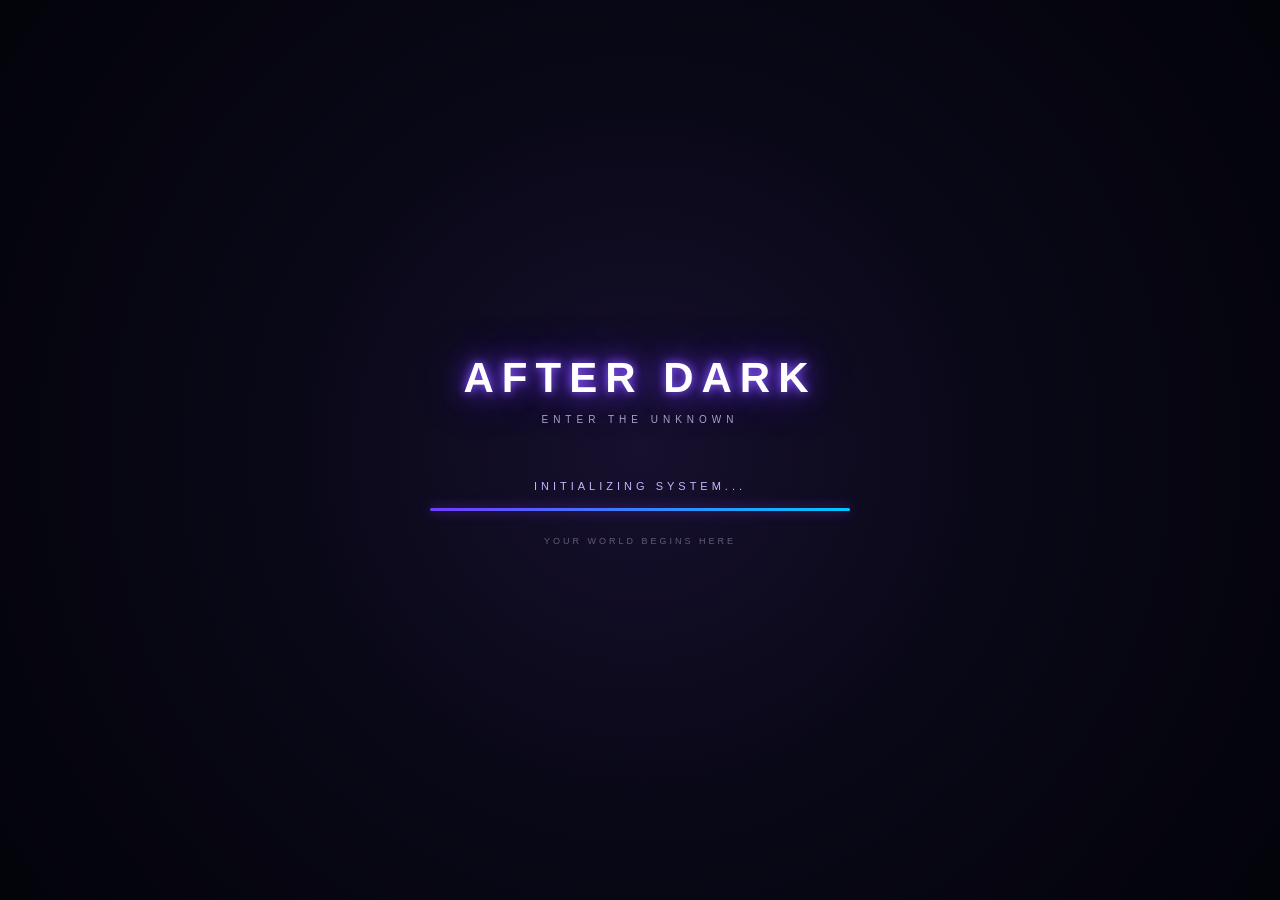
<file: index.html>
<!DOCTYPE html>
<html lang="en">
<head>
  
<head>
  <meta charset="UTF-8">
  <meta name="viewport" content="width=device-width, initial-scale=1.0">
  <title>AFTER DARK</title>

  <link rel="stylesheet" href="style.css">
  <link rel="manifest" href="./manifest.json">
<meta name="theme-color" content="#09050e">
  
  <meta name="theme-color" content="#09050e">
  <meta name="apple-mobile-web-app-capable" content="yes">
  <meta name="apple-mobile-web-app-status-bar-style" content="black-translucent">
</head>

</head>
<body>

<script>
  if (sessionStorage.getItem("afterDarkLoader") === "1") {
    sessionStorage.removeItem("afterDarkLoader");
  } else {
    sessionStorage.setItem("afterDarkLoader", "1");
    window.location.replace("loading.html");
  }
</script>

<header>
  <h1>AFTER DARK</h1>
  <p>WELCOME TO THE UNKNOWN.</p>
</header>
<nav>
  <a href="index.html">HOME</a>
  <a href="discover.html">DISCOVER</a>
  <a href="jjk.html">JUJUTSU KAISEN</a>
  <a href="fnaf.html">FNAF</a>
  <a href="#about">ABOUT</a>
  <a href="arcade.html">ARCADE</a>
  <a href="profile.html">PROFILE</a>
</nav>
<main>

  <section class="welcome">
    <h2>ENTER AFTER DARK</h2>
    <p>Your home for anime, horror and everything in between.</p>
    <button onclick="welcomeMessage()">ENTER</button>
  </section>

  <section class="featured">
    <h2>FEATURED UNIVERSES</h2>

    <a href="jjk.html" class="card universe-card">
      <h3>JUJUTSU KAISEN</h3>
      <p>Explore the world of curses.</p>
    </a>

    <a href="fnaf.html" class="card universe-card">
      <h3>FIVE NIGHTS AT FREDDY'S</h3>
      <p>Some things are better left unknown.</p>
    </a>

  </section>

  <section class="featured">
    <h2>THE CHARACTER ARCHIVE</h2>
    <p class="subtitle">EXPLORE YOUR FAVORITE UNIVERSES</p>

    <div class="gallery">

      <a href="megumi.html" class="character">
        <img src="https://placehold.co/300x400/171717/813bff?text=MEGUMI" alt="Megumi">
        <h3>MEGUMI FUSHIGURO</h3>
        <p>JUJUTSU KAISEN</p>
      </a>

      <div class="character">
        <img src="https://placehold.co/300x400/171717/813bff?text=GOJO" alt="Gojo">
        <h3>SATORU GOJO</h3>
        <p>JUJUTSU KAISEN</p>
      </div>

      <div class="character">
        <img src="https://placehold.co/300x400/171717/813bff?text=YUJI" alt="Yuji">
        <h3>YUJI ITADORI</h3>
        <p>JUJUTSU KAISEN</p>
      </div>

      <div class="character">
        <img src="https://placehold.co/300x400/171717/813bff?text=FREDDY" alt="Freddy">
        <h3>FREDDY FAZBEAR</h3>
        <p>FIVE NIGHTS AT FREDDY'S</p>
      </div>

    </div>
  </section>

  <section class="community-hub">

    <h2>AFTER DARK COMMUNITY</h2>
    <p class="hub-subtitle">YOUR WORLD. YOUR COMMUNITY.</p>

    <div class="hub-grid">

      <div class="hub-card">
        <span>01</span>
        <h3>PLAYER ACTIVITY</h3>
        <p>See what's happening across AFTER DARK.</p>
        <a href="discovery.html">EXPLORE</a>
      </div>

      <div class="hub-card">
        <span>02</span>
        <h3>ANNOUNCEMENTS</h3>
        <p>Stay updated with the latest platform news.</p>
        <a href="discovery.html">VIEW UPDATES</a>
      </div>

      <div class="hub-card">
        <span>03</span>
        <h3>POPULAR WORLDS</h3>
        <p>Jump into your favorite universes.</p>
        <a href="discovery.html">DISCOVER</a>
      </div>

    </div>

  </section>

</main>

<footer id="about">
  <p>AFTER DARK © 2026</p>
  <p>WELCOME TO THE UNKNOWN.</p>
</footer>

<script>
if ("serviceWorker" in navigator) {
  window.addEventListener("load", () => {
    navigator.serviceWorker.register("./service-worker.js")
      .then(() => console.log("AFTER DARK is ready!"))
      .catch(error => console.error("Service worker error:", error));
  });
}
</script>

</body>
</html>
</file>
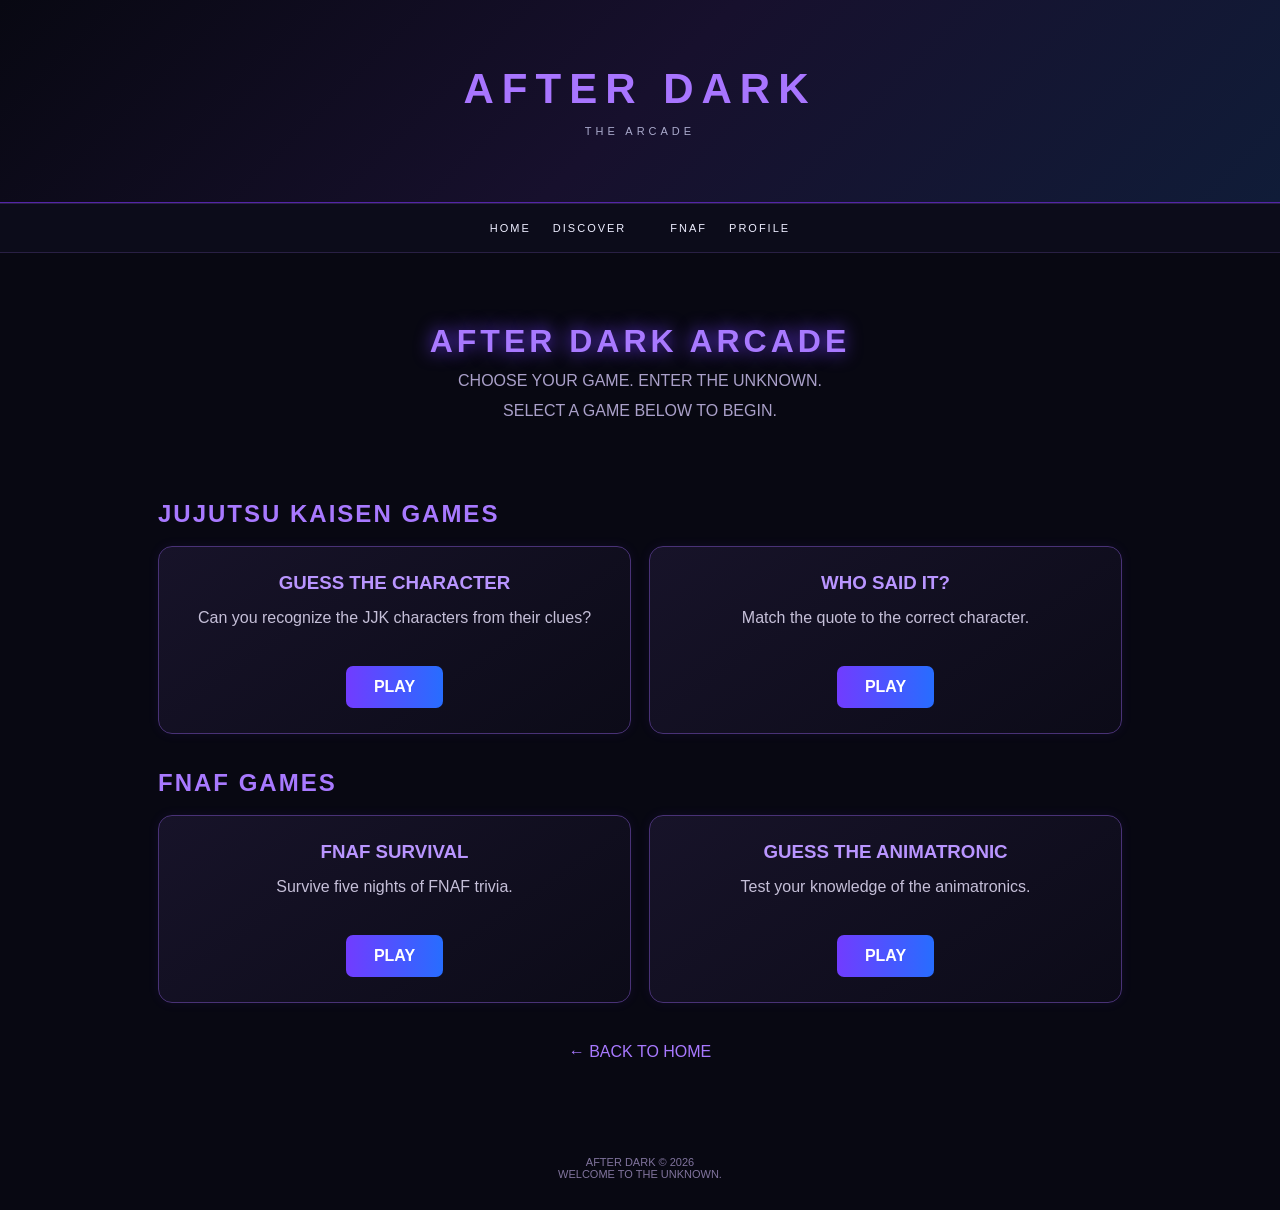
<file: arcade.html>
<!DOCTYPE html>
<html lang="en">
<head>
  <meta charset="UTF-8">
  <meta name="viewport" content="width=device-width, initial-scale=1.0">
  <title>AFTER DARK | ARCADE</title>
  <link rel="stylesheet" href="style.css">

  <style>
    .arcade-lobby {
      max-width: 1000px;
      margin: auto;
      padding: 25px 18px;
    }

    .arcade-heading {
      text-align: center;
      padding: 45px 10px;
    }

    .arcade-heading h2 {
      font-size: 32px;
      color: #a879ff;
      letter-spacing: 4px;
      text-shadow: 0 0 18px #713cff;
    }

    .arcade-heading p {
      color: #aaa0c9;
      margin-top: 12px;
    }

    .arcade-section {
      margin: 35px 0;
    }

    .arcade-section > h2 {
      color: #a879ff;
      letter-spacing: 2px;
      margin-bottom: 18px;
    }

    .arcade-grid {
      display: grid;
      grid-template-columns: repeat(auto-fit, minmax(220px, 1fr));
      gap: 18px;
    }

    .game-card {
      background: linear-gradient(145deg, #171329, #0c0b18);
      border: 1px solid #493276;
      border-radius: 14px;
      padding: 25px;
      text-align: center;
      transition: 0.3s;
      box-shadow: 0 0 12px rgba(113, 60, 255, 0.08);
    }

    .game-card:hover {
      border-color: #9b6cff;
      transform: translateY(-5px);
      box-shadow: 0 0 22px rgba(113, 60, 255, 0.25);
    }

    .game-card h3 {
      color: #b995ff;
      margin-bottom: 12px;
    }

    .game-card p {
      color: #c5bfd8;
      min-height: 45px;
      line-height: 1.5;
    }

    .play-button {
      display: inline-block;
      background: linear-gradient(90deg, #713cff, #276dff);
      color: white;
      padding: 12px 28px;
      border-radius: 7px;
      text-decoration: none;
      font-weight: bold;
      margin-top: 15px;
      transition: 0.3s;
    }

    .play-button:hover {
      box-shadow: 0 0 18px #713cff;
      transform: scale(1.05);
    }

    .back-home {
      text-align: center;
      margin: 40px 0;
    }

    .back-home a {
      color: #a879ff;
      text-decoration: none;
    }

    @media (max-width: 500px) {
      .arcade-heading h2 {
        font-size: 25px;
      }

      .arcade-section > h2 {
        font-size: 19px;
      }
    }
  </style>
</head>

<body>

  <header>
    <h1>AFTER DARK</h1>
    <p>THE ARCADE</p>
  </header>

  <nav>
    <a href="index.html">HOME</a>
    <a href="discover.html">DISCOVER</a>
    <a href="game.html">
    <a href="fnaf.html">FNAF</a>
    <a href="profile.html">PROFILE</a>
  </nav>

  <main class="arcade-lobby">

    <section class="arcade-heading">
      <h2>AFTER DARK ARCADE</h2>
      <p>CHOOSE YOUR GAME. ENTER THE UNKNOWN.</p>
      <p>SELECT A GAME BELOW TO BEGIN.</p>
    </section>

    <section class="arcade-section">
      <h2>JUJUTSU KAISEN GAMES</h2>

      <div class="arcade-grid">

        <div class="game-card">
          <h3>GUESS THE CHARACTER</h3>
          <p>Can you recognize the JJK characters from their clues?</p>
          <a href="game.html" class="play-button">PLAY</a>
        </div>

        <div class="game-card">
          <h3>WHO SAID IT?</h3>
          <p>Match the quote to the correct character.</p>
          <a href="guess%20who%20said%20it.html" class="play-button">PLAY</a>
        </div>

      </div>
    </section>

    <section class="arcade-section">
      <h2>FNAF GAMES</h2>

      <div class="arcade-grid">

        <div class="game-card">
          <h3>FNAF SURVIVAL</h3>
          <p>Survive five nights of FNAF trivia.</p>
          <a href="survival.html" class="play-button">PLAY</a>
        </div>

        <div class="game-card">
          <h3>GUESS THE ANIMATRONIC</h3>
          <p>Test your knowledge of the animatronics.</p>
          <a href="fnaf-guess.html" class="play-button">PLAY</a>
        </div>

      </div>
    </section>

    <div class="back-home">
      <a href="index.html">← BACK TO HOME</a>
    </div>

  </main>

  <footer>
    <p>AFTER DARK © 2026</p>
    <p>WELCOME TO THE UNKNOWN.</p>
  </footer>

</body>
</html>
</file>
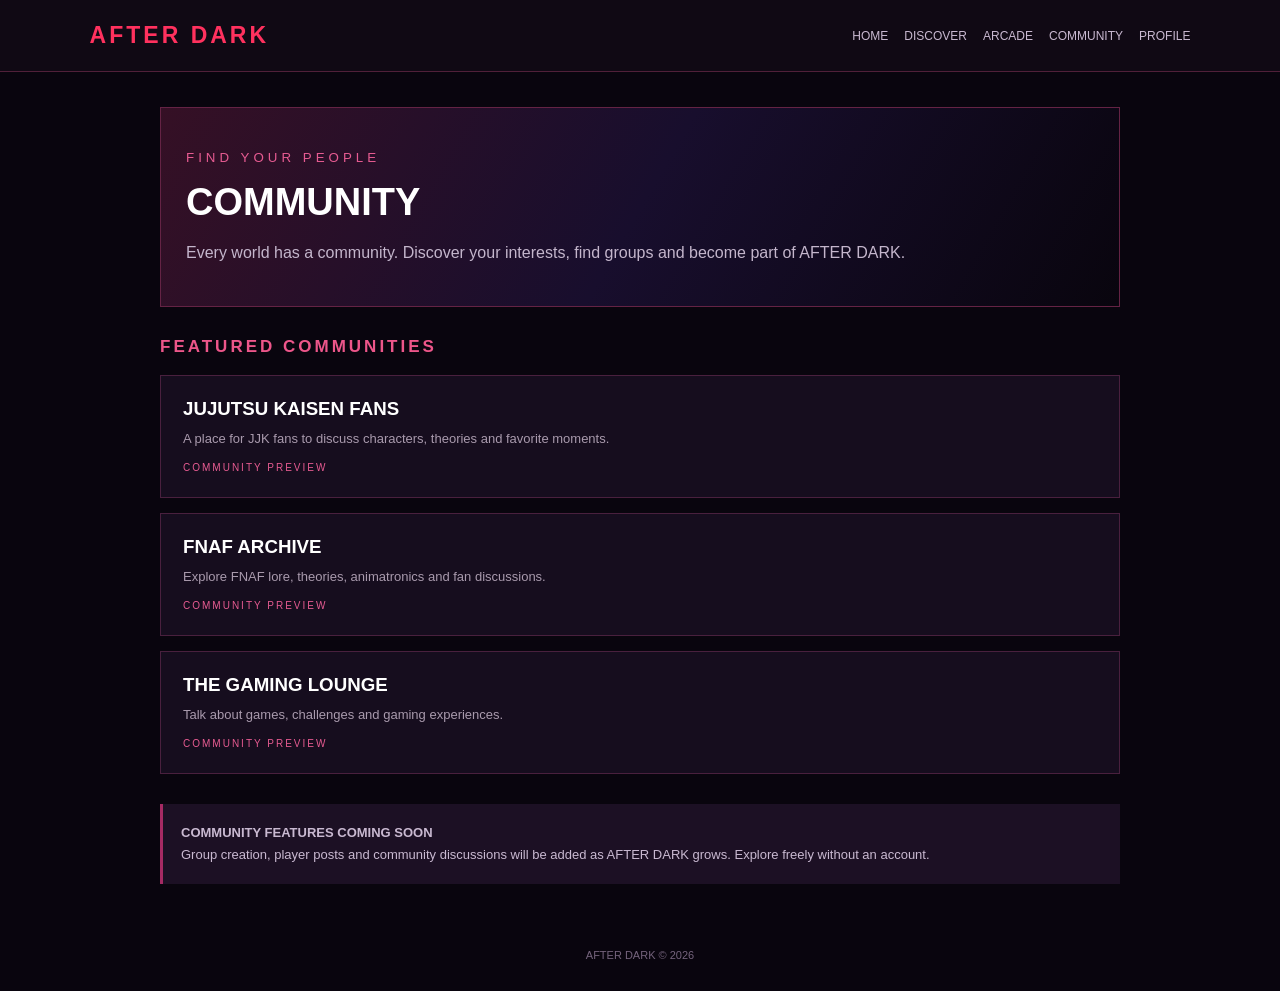
<file: community.html>
<!DOCTYPE html>
<html lang="en">
<head>
<meta charset="UTF-8">
<meta name="viewport" content="width=device-width, initial-scale=1.0">
<title>Community | AFTER DARK</title>

<style>
* {
  margin: 0;
  padding: 0;
  box-sizing: border-box;
}

body {
  background: #09050e;
  color: white;
  font-family: Arial, sans-serif;
  animation: fadeIn 1s ease;
}

@keyframes fadeIn {
  from { opacity: 0; }
  to { opacity: 1; }
}

header {
  padding: 22px 7%;
  background: #100914;
  border-bottom: 1px solid #502039;
  display: flex;
  justify-content: space-between;
  align-items: center;
  flex-wrap: wrap;
  gap: 15px;
}

.logo {
  color: #ff315e;
  font-size: 23px;
  font-weight: bold;
  letter-spacing: 3px;
}

nav {
  display: flex;
  flex-wrap: wrap;
  gap: 16px;
}

nav a {
  color: #c9b9d1;
  text-decoration: none;
  font-size: 12px;
}

nav a:hover {
  color: #ff315e;
}

.container {
  max-width: 1000px;
  margin: auto;
  padding: 35px 20px;
}

.hero {
  padding: 40px 25px;
  background: linear-gradient(120deg, #351025, #180e2d, #09050e);
  border: 1px solid #642344;
  margin-bottom: 30px;
}

.hero small {
  color: #e65b91;
  letter-spacing: 4px;
}

.hero h1 {
  font-size: 38px;
  margin: 15px 0;
}

.hero p {
  color: #c4b6cc;
  line-height: 1.7;
}

h2 {
  color: #ed568a;
  font-size: 17px;
  letter-spacing: 3px;
  margin: 30px 0 18px;
}

.group {
  background: #160d1e;
  border: 1px solid #49203e;
  padding: 22px;
  margin-bottom: 15px;
  transition: .3s;
}

.group:hover {
  border-color: #ff315e;
  transform: translateY(-3px);
}

.group h3 {
  margin-bottom: 9px;
}

.group p {
  color: #a99aad;
  font-size: 13px;
  line-height: 1.6;
}

.status {
  display: inline-block;
  color: #e65b91;
  font-size: 10px;
  letter-spacing: 2px;
  margin-top: 12px;
}

.notice {
  background: #1c1024;
  border-left: 3px solid #a52a63;
  padding: 18px;
  margin-top: 30px;
  color: #c9b9d1;
  font-size: 13px;
  line-height: 1.7;
}

footer {
  text-align: center;
  padding: 30px;
  color: #75647d;
  font-size: 11px;
}
</style>
</head>

<body>

<header>
  <div class="logo">AFTER DARK</div>

  <nav>
    <a href="index.html">HOME</a>
    <a href="discover.html">DISCOVER</a>
    <a href="arcade.html">ARCADE</a>
    <a href="community.html">COMMUNITY</a>
    <a href="profile.html">PROFILE</a>
  </nav>
</header>

<div class="container">

  <section class="hero">
    <small>FIND YOUR PEOPLE</small>
    <h1>COMMUNITY</h1>
    <p>
      Every world has a community.
      Discover your interests, find groups
      and become part of AFTER DARK.
    </p>
  </section>

  <h2>FEATURED COMMUNITIES</h2>

  <div class="group">
    <h3>JUJUTSU KAISEN FANS</h3>
    <p>A place for JJK fans to discuss characters, theories and favorite moments.</p>
    <span class="status">COMMUNITY PREVIEW</span>
  </div>

  <div class="group">
    <h3>FNAF ARCHIVE</h3>
    <p>Explore FNAF lore, theories, animatronics and fan discussions.</p>
    <span class="status">COMMUNITY PREVIEW</span>
  </div>

  <div class="group">
    <h3>THE GAMING LOUNGE</h3>
    <p>Talk about games, challenges and gaming experiences.</p>
    <span class="status">COMMUNITY PREVIEW</span>
  </div>

  <div class="notice">
    <strong>COMMUNITY FEATURES COMING SOON</strong><br>
    Group creation, player posts and community discussions
    will be added as AFTER DARK grows.
    Explore freely without an account.
  </div>

</div>

<footer>
  AFTER DARK © 2026
</footer>

</body>
</html>
</file>
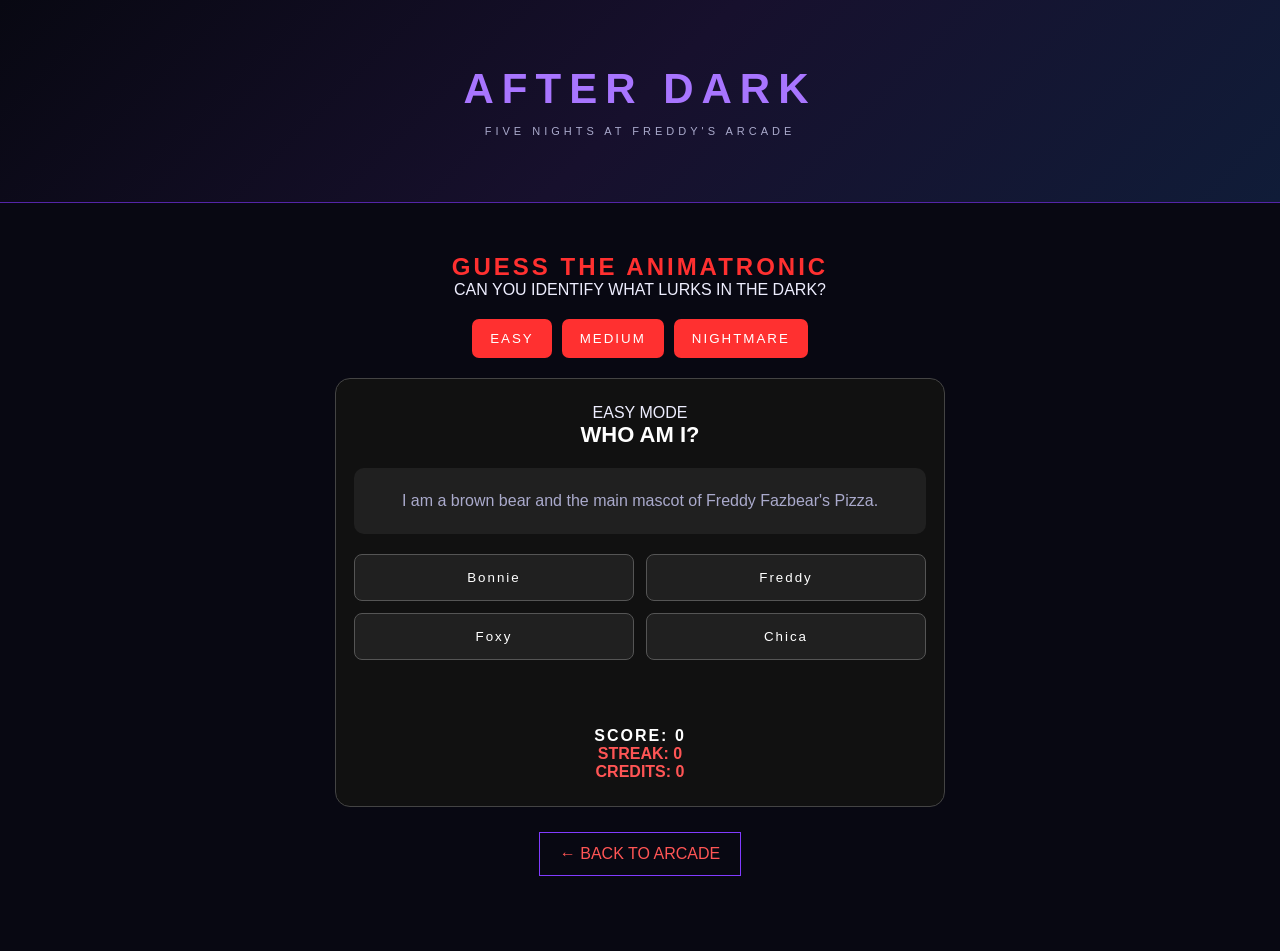
<file: fnaf-guess.html>
<!DOCTYPE html>
<html lang="en">
<head>
<meta charset="UTF-8">
<meta name="viewport" content="width=device-width, initial-scale=1.0">
<title>Guess the Animatronic | AFTER DARK</title>
<link rel="stylesheet" href="style.css">

<style>
.fnaf-container {
  max-width: 650px;
  margin: 30px auto;
  padding: 20px;
  text-align: center;
}

.fnaf-container h2 {
  color: #ff3030;
  letter-spacing: 3px;
}

.difficulty {
  display: flex;
  justify-content: center;
  flex-wrap: wrap;
  gap: 10px;
  margin: 20px 0;
}

.difficulty button, #next, #restart {
  background: #ff3030;
  color: white;
  border: none;
  padding: 12px 18px;
  border-radius: 7px;
  cursor: pointer;
}

.fnaf-box {
  background: #111;
  border: 1px solid #444;
  border-radius: 15px;
  padding: 25px 18px;
}

#clue {
  background: #202020;
  padding: 20px;
  border-radius: 10px;
  margin: 20px 0;
  line-height: 1.6;
}

#answers {
  display: grid;
  grid-template-columns: 1fr 1fr;
  gap: 12px;
}

.answer {
  background: #202020;
  color: white;
  border: 1px solid #555;
  padding: 15px 8px;
  border-radius: 8px;
  cursor: pointer;
}

.answer:hover:not(:disabled) {
  background: #ff3030;
}

.answer:disabled {
  opacity: .6;
}

.stats {
  color: #ff5555;
  font-weight: bold;
}

#feedback {
  min-height: 25px;
  font-weight: bold;
}

.back {
  display: inline-block;
  color: #ff5555;
  text-decoration: none;
  margin: 25px;
}

@media(max-width:400px) {
  #answers {
    grid-template-columns: 1fr;
  }
}
</style>
</head>

<body>

<header>
  <h1>AFTER DARK</h1>
  <p>FIVE NIGHTS AT FREDDY'S ARCADE</p>
</header>

<main class="fnaf-container">

<h2>GUESS THE ANIMATRONIC</h2>
<p>CAN YOU IDENTIFY WHAT LURKS IN THE DARK?</p>

<div class="difficulty">
  <button onclick="setDifficulty('easy')">EASY</button>
  <button onclick="setDifficulty('medium')">MEDIUM</button>
  <button onclick="setDifficulty('nightmare')">NIGHTMARE</button>
</div>

<div class="fnaf-box">

<p id="level">EASY MODE</p>

<h3 id="question">WHO AM I?</h3>

<div id="clue">Your clues will appear here.</div>

<div id="answers"></div>

<p id="feedback"></p>

<p class="stats" id="score">SCORE: 0</p>
<p class="stats" id="streak">STREAK: 0</p>
<p class="stats" id="credits">CREDITS: 0</p>

<button id="next" onclick="nextQuestion()" style="display:none;">
NEXT QUESTION
</button>

<button id="restart" onclick="restartGame()" style="display:none;">
PLAY AGAIN
</button>

</div>

<a class="back" href="arcade.html">← BACK TO ARCADE</a>

</main>

<script>
const questions = {
easy: [
{
clue: "I am a brown bear and the main mascot of Freddy Fazbear's Pizza.",
answers: ["Bonnie", "Freddy", "Foxy", "Chica"],
correct: 1
},
{
clue: "I am a purple bunny who plays the guitar.",
answers: ["Bonnie", "Freddy", "Chica", "Foxy"],
correct: 0
},
{
clue: "I am a yellow chicken who carries a cupcake.",
answers: ["Mangle", "Balloon Boy", "Chica", "Freddy"],
correct: 2
},
{
clue: "I am a pirate fox who hides behind a curtain.",
answers: ["Foxy", "Bonnie", "Freddy", "Golden Freddy"],
correct: 0
},
{
clue: "I am a balloon-carrying character who says 'Hello!'",
answers: ["Puppet", "Balloon Boy", "Springtrap", "Freddy"],
correct: 1
}
],

medium: [
{
clue: "I am a broken, tangled animatronic from the second game.",
answers: ["Toy Chica", "Mangle", "Withered Bonnie", "The Puppet"],
correct: 1
},
{
clue: "I am a mysterious golden bear who can appear in unusual ways.",
answers: ["Freddy", "Golden Freddy", "Nightmare Freddy", "Lefty"],
correct: 1
},
{
clue: "I am the puppet-like animatronic associated with the music box.",
answers: ["Circus Baby", "The Puppet", "Ballora", "Mangle"],
correct: 1
},
{
clue: "I am a rabbit animatronic with a damaged appearance and no face.",
answers: ["Toy Bonnie", "Withered Bonnie", "Springtrap", "RWQFSFASXC"],
correct: 1
},
{
clue: "I am a clown-like animatronic who belongs to the underground facility.",
answers: ["Circus Baby", "Chica", "Ballora", "Mangle"],
correct: 0
}
],

nightmare: [
{
clue: "I am an animatronic formed from the remains of several Funtime animatronics.",
answers: ["Molten Freddy", "Ennard", "Lefty", "Scrap Baby"],
correct: 1
},
{
clue: "I am a shadowy counterpart of Toy Bonnie.",
answers: ["Shadow Freddy", "RWQFSFASXC", "Nightmare", "Dreadbear"],
correct: 1
},
{
clue: "I am designed to capture the Puppet inside my body.",
answers: ["Lefty", "Rockstar Freddy", "Molten Freddy", "Scraptrap"],
correct: 0
},
{
clue: "I am the damaged rabbit animatronic associated with William Afton.",
answers: ["Burntrap", "Springtrap", "Glitchtrap", "Bonnie"],
correct: 1
},
{
clue: "I am the bear animatronic with a stomach mouth and smaller Freddles.",
answers: ["Nightmare Freddy", "Funtime Freddy", "Withered Freddy", "Shadow Freddy"],
correct: 0
}
]
};

let difficulty = "easy";
let current = 0;
let score = 0;
let streak = 0;
let credits = 0;
let answered = false;

function setDifficulty(level) {
  difficulty = level;
  restartGame();
}

function loadQuestion() {
  const list = questions[difficulty];

  if (current >= list.length) {
    endGame();
    return;
  }

  answered = false;

  const q = list[current];

  document.getElementById("level").textContent =
    difficulty.toUpperCase() + " MODE";

  document.getElementById("question").textContent =
    "WHO AM I?";

  document.getElementById("clue").textContent = q.clue;

  document.getElementById("feedback").textContent = "";

  document.getElementById("next").style.display = "none";
  document.getElementById("restart").style.display = "none";

  const area = document.getElementById("answers");
  area.innerHTML = "";

  q.answers.forEach((answer, index) => {
    const button = document.createElement("button");
    button.className = "answer";
    button.textContent = answer;
    button.onclick = () => checkAnswer(index);

    area.appendChild(button);
  });

  updateStats();
}

function checkAnswer(selected) {
  if (answered) return;

  answered = true;

  const q = questions[difficulty][current];
  const buttons = document.querySelectorAll(".answer");

  buttons.forEach(button => button.disabled = true);

  if (selected === q.correct) {
    const reward = difficulty === "easy" ? 100 :
                   difficulty === "medium" ? 200 : 500;

    score += reward;
    streak++;

    credits += difficulty === "easy" ? 5 :
               difficulty === "medium" ? 10 : 25;

    document.getElementById("feedback").textContent =
      "CORRECT! YOU KNOW YOUR ANIMATRONICS!";
  } else {
    streak = 0;

    document.getElementById("feedback").textContent =
      "WRONG! IT WAS " + q.answers[q.correct];
  }

  updateStats();

  document.getElementById("next").textContent =
    current === questions[difficulty].length - 1
    ? "SEE RESULTS" : "NEXT QUESTION";

  document.getElementById("next").style.display = "inline-block";
}

function nextQuestion() {
  current++;
  loadQuestion();
}

function updateStats() {
  document.getElementById("score").textContent = "SCORE: " + score;
  document.getElementById("streak").textContent = "STREAK: " + streak;
  document.getElementById("credits").textContent = "CREDITS: " + credits;
}

function endGame() {
  document.getElementById("question").textContent = "NIGHT COMPLETE!";
  document.getElementById("clue").textContent =
    "YOU SURVIVED THE ANIMATRONIC CHALLENGE.";

  document.getElementById("answers").innerHTML =
    "<h3>FINAL SCORE: " + score + "</h3>";

  document.getElementById("feedback").textContent =
    "YOU COMPLETED " + difficulty.toUpperCase() + " MODE!";

  document.getElementById("next").style.display = "none";
  document.getElementById("restart").style.display = "inline-block";
}

function restartGame() {
  current = 0;
  score = 0;
  streak = 0;
  credits = 0;

  loadQuestion();
}

loadQuestion();
</script>

</body>
</html>
</file>
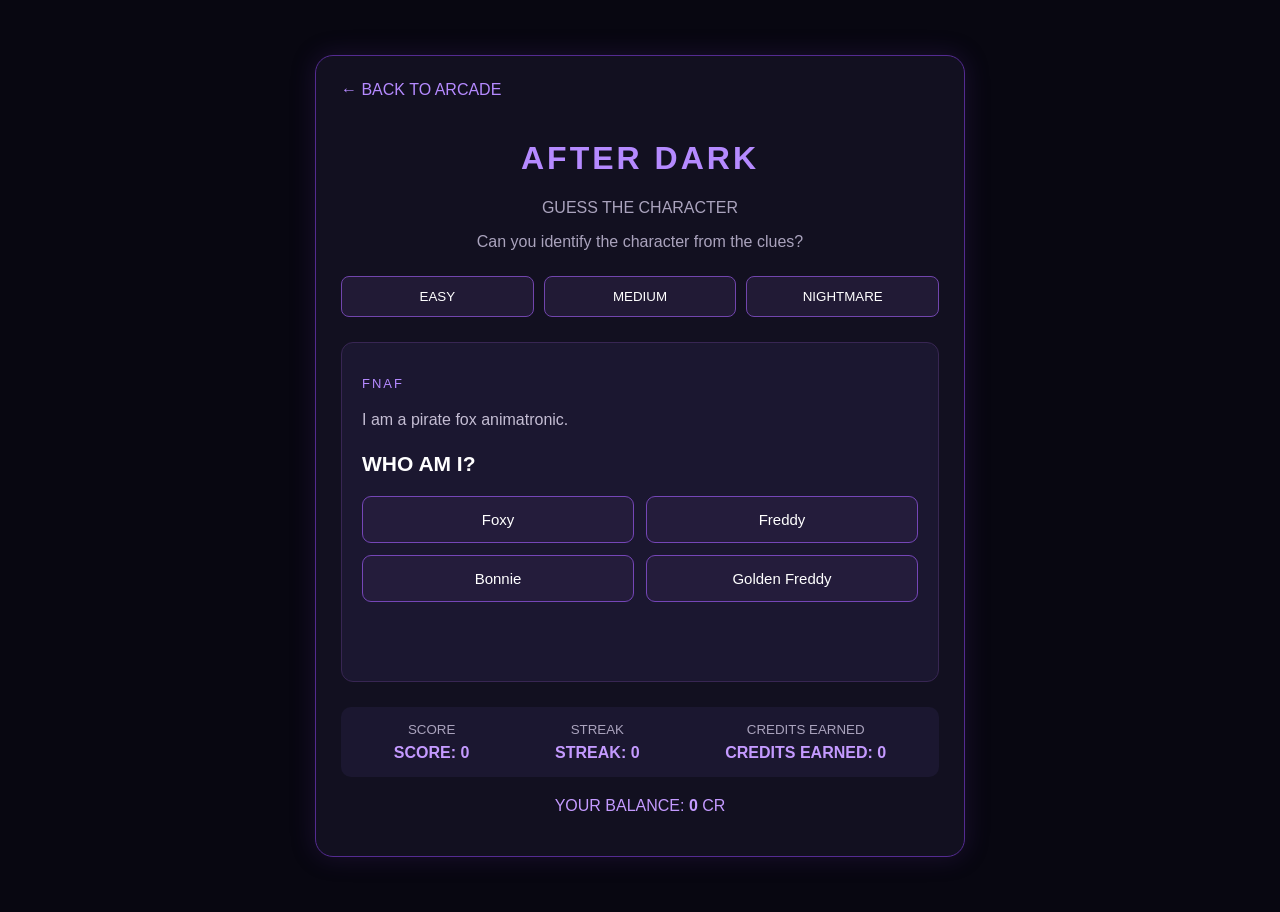
<file: game.html>
<!DOCTYPE html>
<html lang="en">
<head>
  <meta charset="UTF-8">
  <meta name="viewport" content="width=device-width, initial-scale=1.0">
  <title>Guess the Character | AFTER DARK</title>

  <style>
    * {
      box-sizing: border-box;
    }

    body {
      margin: 0;
      padding: 20px;
      min-height: 100vh;
      background: #080711;
      color: white;
      font-family: Arial, sans-serif;
    }

    .game-container {
      max-width: 650px;
      margin: 35px auto;
      padding: 25px;
      background: #121020;
      border: 1px solid #542b91;
      border-radius: 18px;
      box-shadow: 0 0 25px #542b9140;
    }

    .top {
      text-align: center;
      margin-bottom: 25px;
    }

    .top h1 {
      color: #b58aff;
      letter-spacing: 3px;
    }

    .top p {
      color: #aaa3bd;
    }

    .back {
      display: inline-block;
      color: #b58aff;
      text-decoration: none;
      margin-bottom: 20px;
    }

    .difficulty {
      display: flex;
      gap: 10px;
      margin-bottom: 25px;
    }

    .difficulty button {
      flex: 1;
      padding: 12px 5px;
      background: #211a35;
      color: white;
      border: 1px solid #7145ad;
      border-radius: 8px;
      cursor: pointer;
    }

    .difficulty button:hover {
      background: #59318a;
    }

    .question-card {
      padding: 20px;
      background: #1b1730;
      border-radius: 12px;
      border: 1px solid #382653;
    }

    #category {
      color: #b58aff;
      font-size: 13px;
      letter-spacing: 2px;
    }

    #clue {
      color: #c4bdd3;
      line-height: 1.6;
    }

    #question {
      font-size: 21px;
      margin-top: 20px;
    }

    #answers {
      display: grid;
      grid-template-columns: 1fr 1fr;
      gap: 12px;
      margin-top: 20px;
    }

    #answers button {
      padding: 14px;
      background: #241c3b;
      color: white;
      border: 1px solid #7546b7;
      border-radius: 9px;
      cursor: pointer;
      font-size: 15px;
    }

    #answers button:hover {
      background: #59318a;
    }

    #feedback {
      min-height: 25px;
      margin-top: 18px;
      color: #c7a2ff;
      text-align: center;
    }

    #next-button {
      width: 100%;
      margin-top: 15px;
      padding: 14px;
      background: #713bb3;
      color: white;
      border: none;
      border-radius: 9px;
      cursor: pointer;
      font-weight: bold;
    }

    .stats {
      display: flex;
      justify-content: space-around;
      gap: 10px;
      margin-top: 25px;
      padding: 15px;
      background: #1b1730;
      border-radius: 10px;
      text-align: center;
    }

    .stats small {
      display: block;
      color: #aaa3bd;
      margin-bottom: 7px;
    }

    .stats strong {
      color: #c49aff;
    }

    .credits {
      text-align: center;
      margin-top: 20px;
      color: #c49aff;
    }

    @media (max-width: 450px) {
      #answers {
        grid-template-columns: 1fr;
      }

      .game-container {
        padding: 17px;
      }
    }
  </style>
</head>

<body>

  <main class="game-container">

    <a class="back" href="arcade.html">← BACK TO ARCADE</a>

    <header class="top">
      <h1>AFTER DARK</h1>
      <p>GUESS THE CHARACTER</p>
      <p>Can you identify the character from the clues?</p>
    </header>

    <div class="difficulty">
      <button onclick="setDifficulty('easy')">EASY</button>
      <button onclick="setDifficulty('medium')">MEDIUM</button>
      <button onclick="setDifficulty('nightmare')">NIGHTMARE</button>
    </div>

    <section class="question-card">

      <p id="category">CATEGORY</p>

      <p id="clue">Loading clue...</p>

      <h2 id="question">Loading question...</h2>

      <div id="answers"></div>

      <p id="feedback"></p>

      <button id="next-button" onclick="nextQuestion()">
        NEXT QUESTION
      </button>

    </section>

    <section class="stats">
      <div>
        <small>SCORE</small>
        <strong id="score">0</strong>
      </div>

      <div>
        <small>STREAK</small>
        <strong id="streak">0</strong>
      </div>

      <div>
        <small>CREDITS EARNED</small>
        <strong id="credits-earned">0</strong>
      </div>
    </section>

    <p class="credits">
      YOUR BALANCE: <strong id="credits">0</strong> CR
    </p>

  </main>

  <script src="script.js"></script>

</body>
</html>
</file>
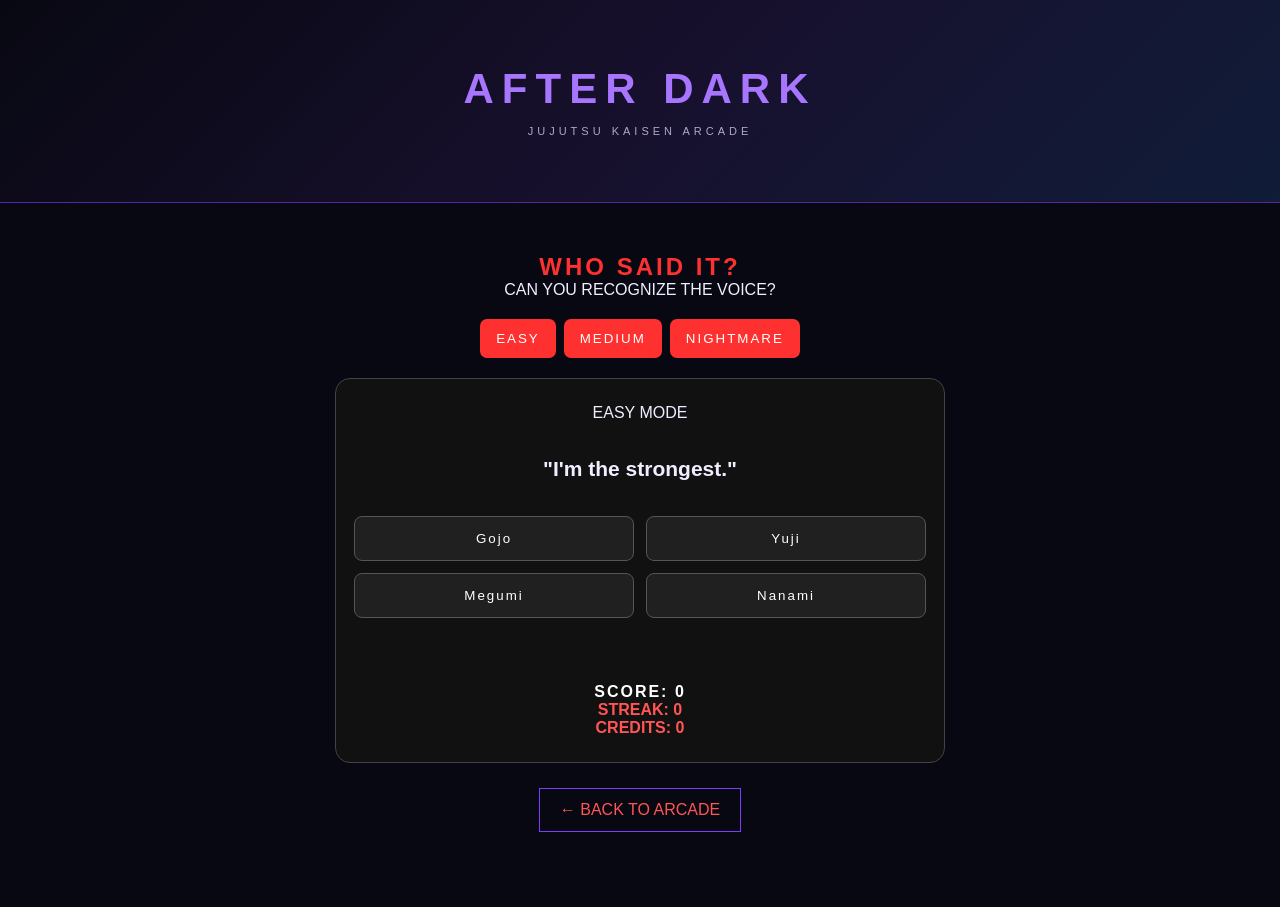
<file: guess who said it.html>
<html lang="en">
<head>
<meta charset="UTF-8">
<meta name="viewport" content="width=device-width, initial-scale=1.0">
<title>Who Said It? | AFTER DARK</title>
<link rel="stylesheet" href="style.css">

<style>
.quote-container {
  max-width: 650px;
  margin: 30px auto;
  padding: 20px;
  text-align: center;
}

.quote-container h2 {
  color: #ff3030;
  letter-spacing: 3px;
}

.quote-box {
  background: #111;
  border: 1px solid #444;
  border-radius: 15px;
  padding: 25px 18px;
  margin-top: 20px;
}

#quote {
  font-size: 21px;
  line-height: 1.6;
  margin: 30px 0;
}

#answers {
  display: grid;
  grid-template-columns: 1fr 1fr;
  gap: 12px;
}

.answer {
  background: #202020;
  color: white;
  border: 1px solid #555;
  border-radius: 8px;
  padding: 14px 8px;
  cursor: pointer;
}

.answer:hover:not(:disabled) {
  background: #ff3030;
}

.answer:disabled {
  opacity: .6;
}

.difficulty {
  display: flex;
  justify-content: center;
  gap: 8px;
  flex-wrap: wrap;
  margin: 20px 0;
}

.difficulty button, #next, #restart {
  background: #ff3030;
  color: white;
  border: none;
  padding: 12px 16px;
  border-radius: 7px;
  cursor: pointer;
}

#feedback {
  min-height: 25px;
  margin: 20px 0;
  font-weight: bold;
}

.stats {
  color: #ff5555;
  font-weight: bold;
}

.back {
  display: inline-block;
  margin: 25px;
  color: #ff5555;
  text-decoration: none;
}

@media(max-width:400px) {
  #answers {
    grid-template-columns: 1fr;
  }
}
</style>
</head>

<body>

<header>
  <h1>AFTER DARK</h1>
  <p>JUJUTSU KAISEN ARCADE</p>
</header>

<main class="quote-container">

<h2>WHO SAID IT?</h2>
<p>CAN YOU RECOGNIZE THE VOICE?</p>

<div class="difficulty">
  <button onclick="setDifficulty('easy')">EASY</button>
  <button onclick="setDifficulty('medium')">MEDIUM</button>
  <button onclick="setDifficulty('nightmare')">NIGHTMARE</button>
</div>

<div class="quote-box">

  <p id="level">EASY MODE</p>

  <h3 id="quote">WHO SAID THIS?</h3>

  <div id="answers"></div>

  <p id="feedback"></p>

  <p class="stats" id="score">SCORE: 0</p>
  <p class="stats" id="streak">STREAK: 0</p>
  <p class="stats" id="credits">CREDITS: 0</p>

  <button id="next" onclick="nextQuestion()" style="display:none;">
    NEXT QUOTE
  </button>

  <button id="restart" onclick="restartGame()" style="display:none;">
    PLAY AGAIN
  </button>

</div>

<a class="back" href="arcade.html">← BACK TO ARCADE</a>

</main>

<script>
const questions = {
  easy: [
    {
      quote: "I'm the strongest.",
      answers: ["Gojo", "Yuji", "Megumi", "Nanami"],
      correct: 0
    },
    {
      quote: "I'll eat anything.",
      answers: ["Geto", "Yuji", "Sukuna", "Toji"],
      correct: 1
    },
    {
      quote: "With this treasure, I summon...",
      answers: ["Gojo", "Nobara", "Megumi", "Yuta"],
      correct: 2
    },
    {
      quote: "I don't care about the others.",
      answers: ["Maki", "Megumi", "Yuji", "Panda"],
      correct: 1
    }
  ],

  medium: [
    {
      quote: "Work is shit.",
      answers: ["Gojo", "Nanami", "Geto", "Todo"],
      correct: 1
    },
    {
      quote: "Are you my type of woman?",
      answers: ["Yuji", "Todo", "Gojo", "Choso"],
      correct: 1
    },
    {
      quote: "Love is the most twisted curse of all.",
      answers: ["Geto", "Gojo", "Yuta", "Sukuna"],
      correct: 0
    },
    {
      quote: "I'm you.",
      answers: ["Mahito", "Yuji", "Sukuna", "Choso"],
      correct: 1
    }
  ],

  nightmare: [
    {
      quote: "Throughout heaven and earth, I alone am the honored one.",
      answers: ["Sukuna", "Gojo", "Geto", "Yuta"],
      correct: 1
    },
    {
      quote: "If I'm going to be killed anyway, I might as well live my life freely.",
      answers: ["Toji", "Geto", "Nanami", "Megumi"],
      correct: 0
    },
    {
      quote: "I want to be a good person.",
      answers: ["Junpei", "Yuji", "Yuta", "Choso"],
      correct: 0
    },
    {
      quote: "I have no regrets about the way I lived.",
      answers: ["Nanami", "Gojo", "Toji", "Geto"],
      correct: 2
    }
  ]
};

let difficulty = "easy";
let current = 0;
let score = 0;
let streak = 0;
let credits = 0;
let answered = false;

function setDifficulty(level) {
  difficulty = level;
  restartGame();
}

function loadQuestion() {
  const list = questions[difficulty];

  if (current >= list.length) {
    endGame();
    return;
  }

  answered = false;

  document.getElementById("level").textContent =
    difficulty.toUpperCase() + " MODE";

  document.getElementById("quote").textContent =
    '"' + list[current].quote + '"';

  document.getElementById("answers").innerHTML = "";

  document.getElementById("feedback").textContent = "";
  document.getElementById("next").style.display = "none";
  document.getElementById("restart").style.display = "none";

  list[current].answers.forEach((answer, index) => {
    const button = document.createElement("button");

    button.className = "answer";
    button.textContent = answer;

    button.onclick = () => checkAnswer(index);

    document.getElementById("answers").appendChild(button);
  });

  updateStats();
}

function checkAnswer(selected) {
  if (answered) return;

  answered = true;

  const question = questions[difficulty][current];
  const buttons = document.querySelectorAll(".answer");

  buttons.forEach(button => button.disabled = true);

  if (selected === question.correct) {
    score += difficulty === "easy" ? 100 :
             difficulty === "medium" ? 200 : 500;

    streak++;
    credits += difficulty === "easy" ? 5 :
               difficulty === "medium" ? 10 : 25;

    document.getElementById("feedback").textContent =
      "CORRECT! YOU KNOW YOUR JJK!";
  } else {
    streak = 0;

    document.getElementById("feedback").textContent =
      "WRONG! ANSWER: " + question.answers[question.correct];
  }

  updateStats();

  if (current === questions[difficulty].length - 1) {
    document.getElementById("next").textContent = "SEE RESULTS";
  } else {
    document.getElementById("next").textContent = "NEXT QUOTE";
  }

  document.getElementById("next").style.display = "inline-block";
}

function nextQuestion() {
  current++;
  loadQuestion();
}

function updateStats() {
  document.getElementById("score").textContent = "SCORE: " + score;
  document.getElementById("streak").textContent = "STREAK: " + streak;
  document.getElementById("credits").textContent = "CREDITS: " + credits;
}

function endGame() {
  document.getElementById("quote").textContent = "GAME COMPLETE!";
  document.getElementById("answers").innerHTML =
    "<h3>FINAL SCORE: " + score + "</h3>";

  document.getElementById("feedback").textContent =
    "YOU COMPLETED " + difficulty.toUpperCase() + " MODE!";

  document.getElementById("next").style.display = "none";
  document.getElementById("restart").style.display = "inline-block";
}

function restartGame() {
  current = 0;
  score = 0;
  streak = 0;
  credits = 0;

  document.getElementById("next").textContent = "NEXT QUOTE";

  loadQuestion();
}

loadQuestion();
</script>

</body>
</html>
</file>
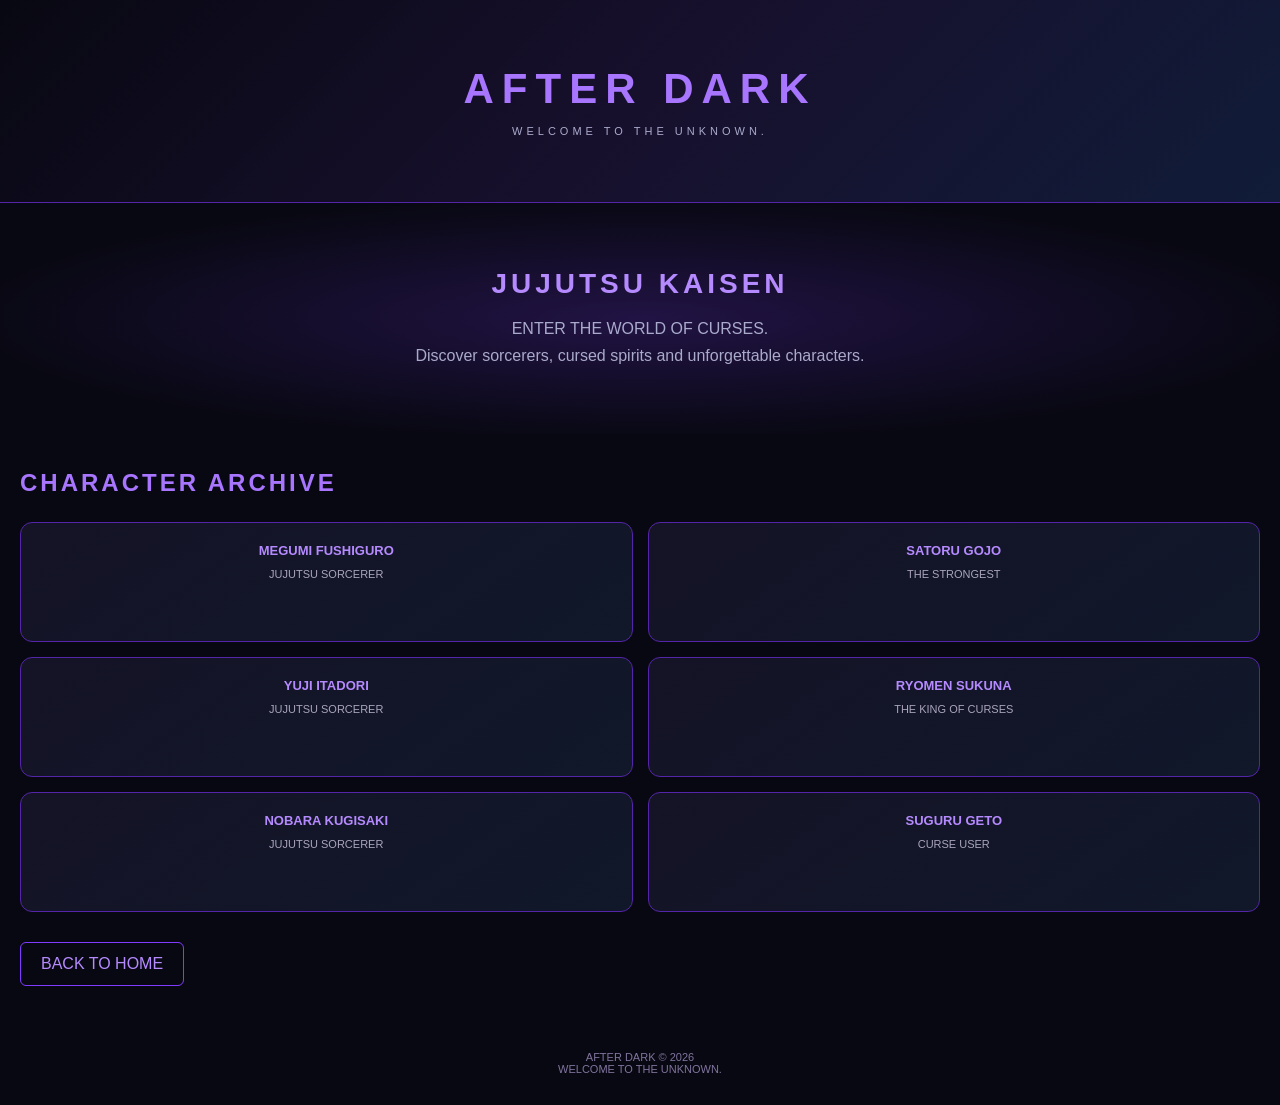
<file: jjk.html>
<!DOCTYPE html>
<html lang="en">
<head>
  <meta charset="UTF-8">
  <meta name="viewport" content="width=device-width, initial-scale=1.0">
  <title>JUJUTSU KAISEN | AFTER DARK</title>
  <link rel="stylesheet" href="style.css">

  <style>
    .jjk-page {
      background: #080812;
      min-height: 100vh;
    }

    .jjk-hero {
      text-align: center;
      padding: 65px 20px;
      background: radial-gradient(ellipse at center, #211344, #080812 75%);
    }

    .jjk-hero h2 {
      color: #b58aff;
      font-size: 28px;
      letter-spacing: 4px;
      margin-bottom: 15px;
    }

    .jjk-hero p {
      color: #aaaacc;
      line-height: 1.7;
    }

    .jjk-characters {
      padding: 35px 20px;
    }

    .jjk-characters > h2 {
      color: #a875ff;
      letter-spacing: 3px;
      margin-bottom: 25px;
    }

    .jjk-grid {
      display: grid;
      grid-template-columns: repeat(2, minmax(0, 1fr));
      gap: 15px;
    }

    .jjk-card {
      display: block;
      min-width: 0;
      min-height: 120px;
      padding: 20px 12px;
      background: linear-gradient(145deg, #151326, #10182a);
      border: 1px solid #5425a8;
      border-radius: 12px;
      text-align: center;
      text-decoration: none;
      transition: .3s;
    }

    .jjk-card h3 {
      color: #b58aff;
      font-size: 13px;
      margin-bottom: 10px;
    }

    .jjk-card p {
      color: #aaa5bd;
      font-size: 11px;
    }

    .jjk-card:hover {
      transform: translateY(-5px);
      border-color: #a875ff;
      box-shadow: 0 0 20px #5425a8;
    }

    .jjk-back {
      display: inline-block;
      margin-top: 30px;
      padding: 12px 20px;
      color: #b58aff;
      border: 1px solid #813bff;
      border-radius: 6px;
      text-decoration: none;
    }

    @media (max-width: 400px) {
      .jjk-grid {
        grid-template-columns: repeat(2, minmax(0, 1fr));
        gap: 10px;
      }

      .jjk-card {
        padding: 16px 8px;
      }

      .jjk-card h3 {
        font-size: 12px;
      }
    }
  </style>
</head>

<body>

<div class="jjk-page">

<header>
  <h1>AFTER DARK</h1>
  <p>WELCOME TO THE UNKNOWN.</p>
</header>

<main>

  <section class="jjk-hero">
    <h2>JUJUTSU KAISEN</h2>
    <p>ENTER THE WORLD OF CURSES.</p>
    <p>Discover sorcerers, cursed spirits and unforgettable characters.</p>
  </section>

  <section class="jjk-characters">

    <h2>CHARACTER ARCHIVE</h2>

    <div class="jjk-grid">

      <a href="megumi.html" class="jjk-card">
        <h3>MEGUMI FUSHIGURO</h3>
        <p>JUJUTSU SORCERER</p>
      </a>

      <a href="gojo.html" class="jjk-card">
        <h3>SATORU GOJO</h3>
        <p>THE STRONGEST</p>
      </a>

      <a href="yuji.html" class="jjk-card">
        <h3>YUJI ITADORI</h3>
        <p>JUJUTSU SORCERER</p>
      </a>

      <a href="sukuna.html" class="jjk-card">
        <h3>RYOMEN SUKUNA</h3>
        <p>THE KING OF CURSES</p>
      </a>

      <a href="nobara.html" class="jjk-card">
        <h3>NOBARA KUGISAKI</h3>
        <p>JUJUTSU SORCERER</p>
      </a>

      <a href="geto.html" class="jjk-card">
        <h3>SUGURU GETO</h3>
        <p>CURSE USER</p>
      </a>

    </div>

    <a href="index.html" class="jjk-back">BACK TO HOME</a>

  </section>

</main>

<footer>
  <p>AFTER DARK © 2026</p>
  <p>WELCOME TO THE UNKNOWN.</p>
</footer>

</div>

</body>
</html>
</file>
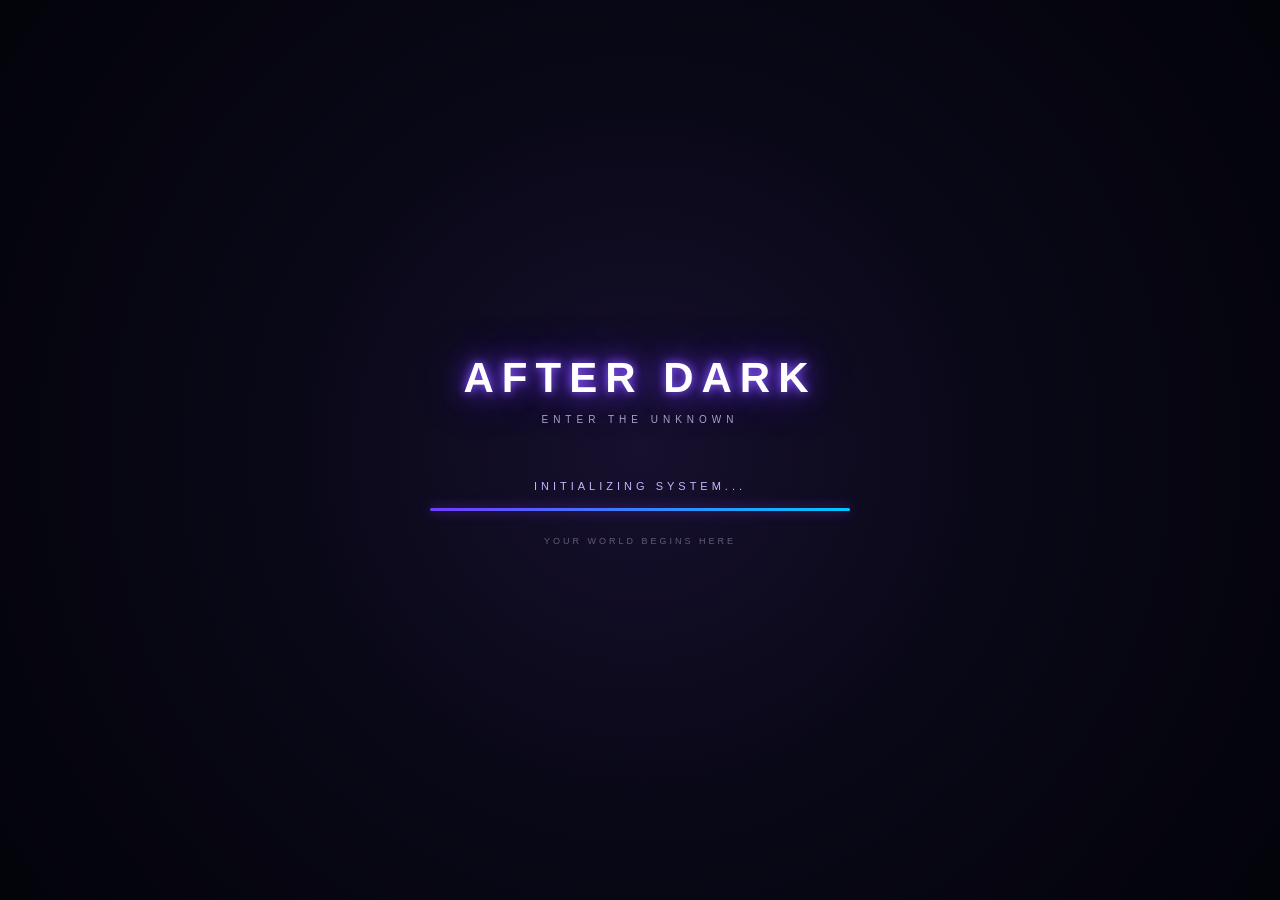
<file: loading.html>
<!DOCTYPE html>
<html lang="en">
<head>
  <meta charset="UTF-8">
  <meta name="viewport" content="width=device-width, initial-scale=1.0">
  <title>Loading | AFTER DARK</title>

  <style>
    * {
      margin: 0;
      padding: 0;
      box-sizing: border-box;
    }

    body {
      min-height: 100vh;
      background:
        radial-gradient(circle at center, #17102e 0%, #090817 45%, #03030a 100%);
      color: white;
      font-family: Arial, sans-serif;
      display: flex;
      justify-content: center;
      align-items: center;
      overflow: hidden;
    }

    .loading-container {
      text-align: center;
      width: 85%;
      max-width: 420px;
      animation: fadeIn 1.5s ease;
    }

    .logo {
      font-size: 42px;
      font-weight: 900;
      letter-spacing: 8px;
      color: white;
      text-shadow:
        0 0 10px #8b5cff,
        0 0 25px #6d35ff,
        0 0 45px #4720a8;
      margin-bottom: 12px;
    }

    .subtitle {
      color: #aaa0c9;
      font-size: 10px;
      letter-spacing: 5px;
      margin-bottom: 55px;
    }

    .loading-text {
      color: #c7b5ff;
      font-size: 11px;
      letter-spacing: 4px;
      margin-bottom: 16px;
      animation: pulse 1.5s infinite;
    }

    .progress-bar {
      width: 100%;
      height: 3px;
      background: #21183a;
      border-radius: 10px;
      overflow: hidden;
      box-shadow: 0 0 12px #5729a8;
    }

    .progress {
      height: 100%;
      width: 0%;
      background: linear-gradient(90deg, #713cff, #00c8ff);
      box-shadow: 0 0 15px #8b5cff;
      animation: load 3s ease forwards;
    }

    .footer {
      margin-top: 25px;
      color: #625a79;
      font-size: 9px;
      letter-spacing: 3px;
    }

    @keyframes load {
      from { width: 0%; }
      to { width: 100%; }
    }

    @keyframes pulse {
      0%, 100% { opacity: 0.4; }
      50% { opacity: 1; }
    }

    @keyframes fadeIn {
      from {
        opacity: 0;
        transform: translateY(12px);
      }
      to {
        opacity: 1;
        transform: translateY(0);
      }
    }
  </style>
</head>

<body>

  <main class="loading-container">
    <h1 class="logo">AFTER DARK</h1>
    <p class="subtitle">ENTER THE UNKNOWN</p>

    <p class="loading-text">INITIALIZING SYSTEM...</p>

    <div class="progress-bar">
      <div class="progress"></div>
    </div>

    <p class="footer">YOUR WORLD BEGINS HERE</p>
  </main>

  <script>
    setTimeout(function() {
      window.location.href = "index.html";
    }, 3500);
  </script>

</body>
</html>
</file>
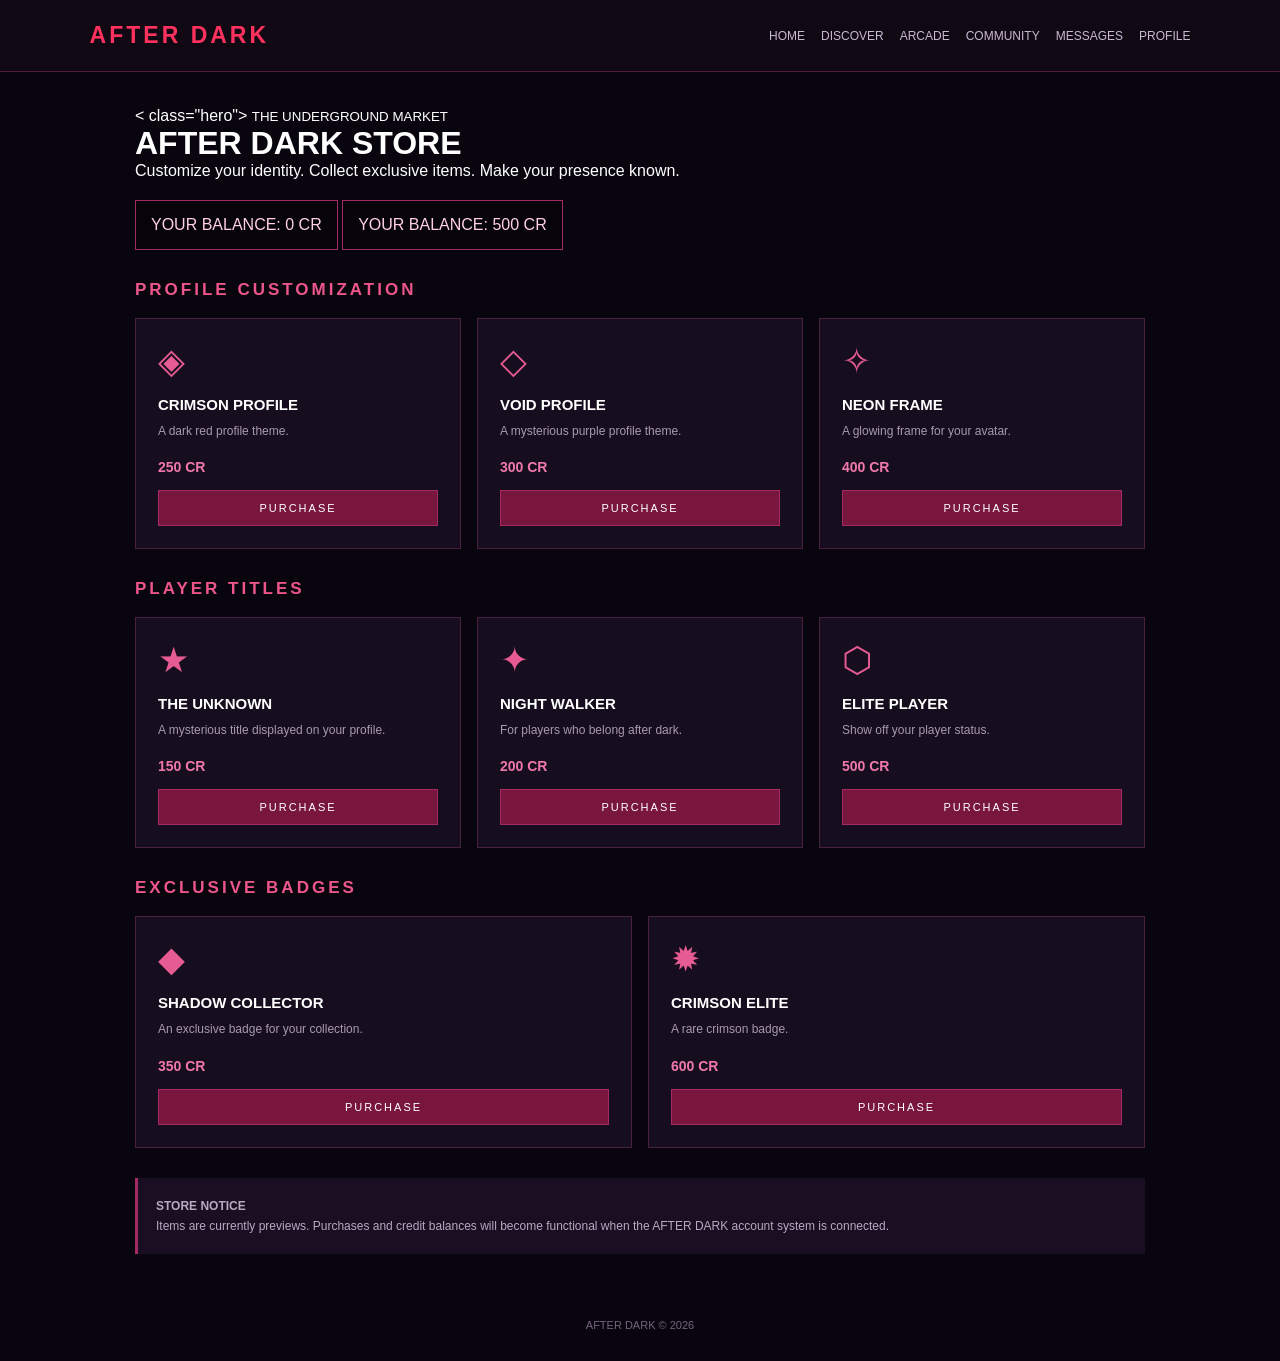
<file: store.html>
<!DOCTYPE html>
<html lang="en">
<head>
<meta charset="UTF-8">
<meta name="viewport" content="width=device-width, initial-scale=1.0">
<title>Store | AFTER DARK</title>

<style>
* {
  margin: 0;
  padding: 0;
  box-sizing: border-box;
}

body {
  background: #09050e;
  color: white;
  font-family: Arial, sans-serif;
  animation: fadeIn 1s ease;
}

@keyframes fadeIn {
  from { opacity: 0; }
  to { opacity: 1; }
}

header {
  padding: 22px 7%;
  background: #100914;
  border-bottom: 1px solid #502039;
  display: flex;
  justify-content: space-between;
  align-items: center;
  flex-wrap: wrap;
  gap: 15px;
}

.logo {
  color: #ff315e;
  font-size: 23px;
  font-weight: bold;
  letter-spacing: 3px;
}

nav {
  display: flex;
  flex-wrap: wrap;
  gap: 16px;
}

nav a {
  color: #c9b9d1;
  text-decoration: none;
  font-size: 12px;
}

nav a:hover {
  color: #ff315e;
}

.container {
  max-width: 1050px;
  margin: auto;
  padding: 35px 20px;
}

.hero {
  padding: 35px;
  background: linear-gradient(120deg, #351025, #180e2d);
  border: 1px solid #642344;
  margin-bottom: 30px;
}

.hero small {
  color: #e65b91;
  letter-spacing: 4px;
}

.hero h1 {
  font-size: 38px;
  margin: 15px 0;
}

.hero p {
  color: #c4b6cc;
  line-height: 1.7;
}

.balance {
  margin-top: 20px;
  padding: 15px;
  background: rgba(0,0,0,.3);
  display: inline-block;
  color: #ffd0e4;
  border: 1px solid #a52a63;
}

h2 {
  color: #ed568a;
  font-size: 17px;
  letter-spacing: 3px;
  margin: 30px 0 18px;
}

.grid {
  display: grid;
  grid-template-columns: repeat(auto-fit, minmax(210px, 1fr));
  gap: 16px;
}

.item {
  background: #160d1e;
  border: 1px solid #49203e;
  padding: 22px;
  transition: .3s;
}

.item:hover {
  transform: translateY(-4px);
  border-color: #ff315e;
  box-shadow: 0 0 18px #45102d;
}

.item-icon {
  font-size: 35px;
  color: #e65b91;
  margin-bottom: 15px;
}

.item h3 {
  font-size: 15px;
  margin-bottom: 9px;
}

.item p {
  color: #a99aad;
  font-size: 12px;
  line-height: 1.6;
  margin-bottom: 18px;
}

.price {
  color: #f078aa;
  font-weight: bold;
  font-size: 14px;
}

.buy {
  display: block;
  margin-top: 15px;
  padding: 11px;
  text-align: center;
  background: #79163e;
  color: white;
  text-decoration: none;
  font-size: 11px;
  letter-spacing: 2px;
  border: 1px solid #a52a63;
}

.buy:hover {
  background: #b51e5b;
}

.note {
  margin-top: 30px;
  padding: 18px;
  background: #190e22;
  border-left: 3px solid #a52a63;
  color: #b9a9c0;
  font-size: 12px;
  line-height: 1.7;
}

footer {
  text-align: center;
  padding: 30px;
  color: #75647d;
  font-size: 11px;
}
</style>
</head>

<body>

<header>
  <div class="logo">AFTER DARK</div>

  <nav>
    <a href="index.html">HOME</a>
    <a href="discover.html">DISCOVER</a>
    <a href="arcade.html">ARCADE</a>
    <a href="community.html">COMMUNITY</a>
    <a href="messages.html">MESSAGES</a>
    <a href="profile.html">PROFILE</a>
  </nav>
</header>

<div class="container">

  < class="hero">
    <small>THE UNDERGROUND MARKET</small>
    <h1>AFTER DARK STORE</h1>
    <p>
      Customize your identity.
      Collect exclusive items.
      Make your presence known.
    </p>

    <div class="balance">
      YOUR BALANCE: 0 CR
    </div>
  <div class="balance">
  YOUR BALANCE: <span id="storeBalance">500 CR</span>
  </div>

  <h2>PROFILE CUSTOMIZATION</h2>

  <div class="grid">

    <div class="item">
      <div class="item-icon">◈</div>
      <h3>CRIMSON PROFILE</h3>
      <p>A dark red profile theme.</p>
      <div class="price">250 CR</div>
      <a href="#" class="buy">PURCHASE</a>
    </div>

    <div class="item">
      <div class="item-icon">◇</div>
      <h3>VOID PROFILE</h3>
      <p>A mysterious purple profile theme.</p>
      <div class="price">300 CR</div>
      <a href="#" class="buy">PURCHASE</a>
    </div>

    <div class="item">
      <div class="item-icon">✧</div>
      <h3>NEON FRAME</h3>
      <p>A glowing frame for your avatar.</p>
      <div class="price">400 CR</div>
      <a href="#" class="buy">PURCHASE</a>
    </div>

  </div>

  <h2>PLAYER TITLES</h2>

  <div class="grid">

    <div class="item">
      <div class="item-icon">★</div>
      <h3>THE UNKNOWN</h3>
      <p>A mysterious title displayed on your profile.</p>
      <div class="price">150 CR</div>
      <a href="#" class="buy">PURCHASE</a>
    </div>

    <div class="item">
      <div class="item-icon">✦</div>
      <h3>NIGHT WALKER</h3>
      <p>For players who belong after dark.</p>
      <div class="price">200 CR</div>
      <a href="#" class="buy">PURCHASE</a>
    </div>

    <div class="item">
      <div class="item-icon">⬡</div>
      <h3>ELITE PLAYER</h3>
      <p>Show off your player status.</p>
      <div class="price">500 CR</div>
      <a href="#" class="buy">PURCHASE</a>
    </div>

  </div>

  <h2>EXCLUSIVE BADGES</h2>

  <div class="grid">

    <div class="item">
      <div class="item-icon">◆</div>
      <h3>SHADOW COLLECTOR</h3>
      <p>An exclusive badge for your collection.</p>
      <div class="price">350 CR</div>
      <a href="#" class="buy">PURCHASE</a>
    </div>

    <div class="item">
      <div class="item-icon">✹</div>
      <h3>CRIMSON ELITE</h3>
      <p>A rare crimson badge.</p>
      <div class="price">600 CR</div>
      <a href="#" class="buy">PURCHASE</a>
    </div>

  </div>

  <div class="note">
    <strong>STORE NOTICE</strong><br>
    Items are currently previews.
    Purchases and credit balances will become functional
    when the AFTER DARK account system is connected.
  </div>

</div>

<footer>
  AFTER DARK © 2026
</footer>
<script src="economy.js"></script>

<script>
  const playerData = getPlayerData();

  document.getElementById("storeBalance").textContent =
    playerData.credits + " CR";
</script>
</body>
</html>
</file>
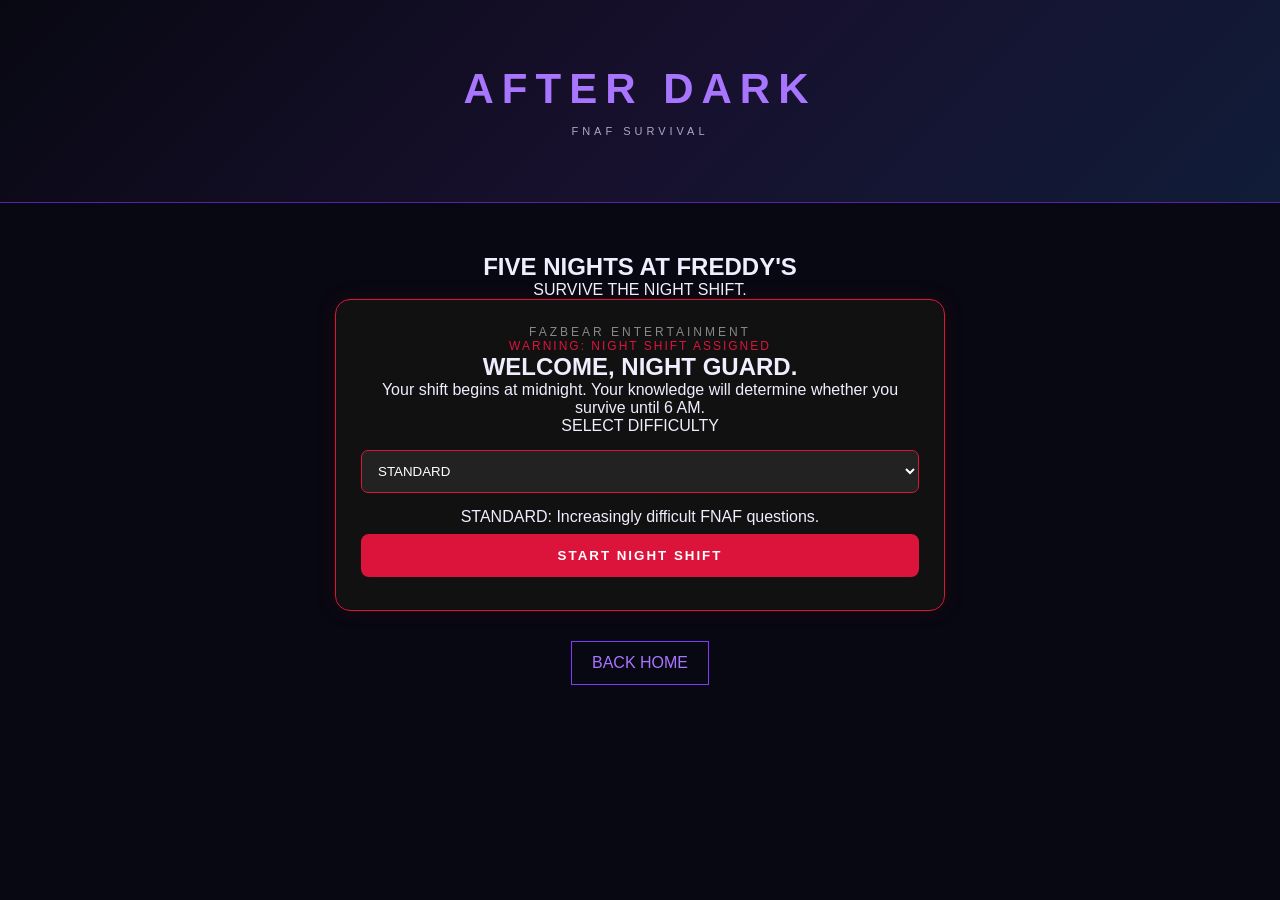
<file: survival.html>
<!DOCTYPE html>
<html lang="en">
<head>
<meta charset="UTF-8">
<meta name="viewport" content="width=device-width, initial-scale=1.0">
<title>FNAF Survival | AFTER DARK</title>
<link rel="stylesheet" href="style.css">

<style>
.survival-container {
  max-width: 650px;
  margin: 30px auto;
  padding: 20px;
  text-align: center;
}

.survival-box {
  background: #111;
  border: 1px solid crimson;
  border-radius: 15px;
  padding: 25px;
  box-shadow: 0 0 20px #6003;
}

.night-number {
  color: crimson;
  font-size: 24px;
  font-weight: bold;
}

.survival-label {
  color: #888;
  font-size: 12px;
  letter-spacing: 3px;
}

#survival-question {
  font-size: 20px;
  margin: 25px 0;
  line-height: 1.5;
}

.survival-answer {
  display: block;
  width: 100%;
  padding: 15px;
  margin: 12px 0;
  background: #222;
  color: white;
  border: 1px solid #555;
  border-radius: 8px;
  cursor: pointer;
  font-size: 14px;
  transition: .2s;
}

.survival-answer:hover:not(:disabled) {
  border-color: crimson;
  background: #351010;
}

.survival-answer:disabled {
  cursor: default;
  opacity: .8;
}

.survival-answer.correct {
  background: #164522;
  border-color: #35c75a;
}

.survival-answer.wrong {
  background: #511414;
  border-color: crimson;
}

#survival-feedback {
  min-height: 45px;
  margin: 20px 0;
  font-weight: bold;
}

.survival-button {
  width: 100%;
  padding: 14px;
  margin: 8px 0;
  background: crimson;
  color: white;
  border: none;
  border-radius: 8px;
  font-weight: bold;
  cursor: pointer;
}

.survival-button:hover {
  background: #a00020;
}

.survival-button:disabled {
  opacity: .5;
}

.survival-stats {
  display: flex;
  justify-content: space-around;
  gap: 10px;
  margin: 20px 0;
  padding: 15px;
  background: #080808;
  border-radius: 8px;
  font-size: 12px;
}

.survival-stats strong {
  color: crimson;
  display: block;
  font-size: 20px;
  margin-top: 5px;
}

#survival-progress {
  color: #aaa;
  font-size: 13px;
}

#survival-mode {
  background: #222;
  color: white;
  border: 1px solid crimson;
  padding: 12px;
  width: 100%;
  border-radius: 7px;
  margin: 15px 0;
}

.survival-warning {
  color: crimson;
  font-size: 12px;
  letter-spacing: 2px;
}

.hidden {
  display: none !important;
}

#survival-result {
  font-size: 25px;
  color: crimson;
  margin: 20px 0;
}

#survival-explanation {
  color: #aaa;
  font-size: 13px;
  line-height: 1.6;
}

</style>
</head>

<body>

<header>
  <h1>AFTER DARK</h1>
  <p>FNAF SURVIVAL</p>
</header>

<main class="survival-container">

<h2>FIVE NIGHTS AT FREDDY'S</h2>
<p>SURVIVE THE NIGHT SHIFT.</p>

<div class="survival-box">

  <p class="survival-label">FAZBEAR ENTERTAINMENT</p>

  <div id="survival-menu">

    <p class="survival-warning">WARNING: NIGHT SHIFT ASSIGNED</p>

    <h2>WELCOME, NIGHT GUARD.</h2>

    <p>
      Your shift begins at midnight.
      Your knowledge will determine whether
      you survive until 6 AM.
    </p>

    <label for="survival-mode">SELECT DIFFICULTY</label>

    <select id="survival-mode">
      <option value="standard">STANDARD</option>
      <option value="nightmare">NIGHTMARE</option>
    </select>

    <p id="mode-description">
      STANDARD: Increasingly difficult FNAF questions.
    </p>

    <button class="survival-button" onclick="startSurvival()">
      START NIGHT SHIFT
    </button>

  </div>

  <div id="survival-game" class="hidden">

    <p class="night-number" id="night-number">NIGHT 1</p>

    <p class="survival-warning" id="night-difficulty">
      SECURITY LEVEL: LOW
    </p>

    <div class="survival-stats">

      <div>
        NIGHT
        <strong id="night-stat">1/5</strong>
      </div>

      <div>
        SCORE
        <strong id="survival-score">0</strong>
      </div>

      <div>
        STREAK
        <strong id="survival-streak">0</strong>
      </div>

    </div>

    <p id="survival-progress">QUESTION 1 / 3</p>

    <h3 id="survival-question">Loading...</h3>

    <div id="survival-answers"></div>

    <p id="survival-feedback"></p>

    <p id="survival-explanation"></p>

    <button
      id="survival-next"
      class="survival-button hidden"
      onclick="nextSurvivalQuestion()">
      NEXT QUESTION
    </button>

  </div>

  <div id="survival-complete" class="hidden">

    <p class="survival-warning">SHIFT TERMINATED</p>

    <h2 id="survival-result">GAME COMPLETE</h2>

    <p id="final-score"></p>

    <p id="final-message"></p>

    <button class="survival-button" onclick="startSurvival()">
      PLAY AGAIN
    </button>

    <button class="survival-button" onclick="returnToMenu()">
      MAIN MENU
    </button>

  </div>

</div>

<a class="back" href="index.html">BACK HOME</a>

</main>

<script>

// ===================================
// AFTER DARK
// FNAF SURVIVAL GAME
// ===================================


// ===================================
// QUESTION BANK
// ===================================

const survivalQuestions = {

standard: [

[
{
q: "In FNAF 1, what happens when Freddy reaches the player's office while the power is out?",
a: ["He leaves immediately", "The game ends after his musical cue", "The player can still use the doors", "Bonnie appears instead"],
c: 1,
e: "Freddy's musical cue plays during the power-out sequence before the game over."
},
{
q: "Which animatronic is primarily associated with the music box in FNAF 2?",
a: ["Mangle", "The Puppet", "Toy Bonnie", "Balloon Boy"],
c: 1,
e: "The Puppet is kept at bay by winding the music box."
},
{
q: "What is the name of the restaurant in the first FNAF game?",
a: ["Fredbear's Family Diner", "Circus Baby's Pizza World", "Freddy Fazbear's Pizza", "Fazbear's Fright"],
c: 2,
e: "The first game takes place at Freddy Fazbear's Pizza."
}
],

[
{
q: "Which character is responsible for the bite associated with the 1987 incident?",
a: ["The exact identity is never confirmed", "Withered Freddy", "Foxy", "The Puppet"],
c: 0,
e: "The identity of the animatronic responsible for the Bite of '87 remains unconfirmed."
},
{
q: "What does the player use to defend against Foxy in FNAF 1?",
a: ["The music box", "The hallway light", "The security door", "The camera reboot"],
c: 2,
e: "Closing the left security door prevents Foxy from attacking."
},
{
q: "Which animatronic is known for appearing in the Parts and Service room in FNAF 2?",
a: ["Withered Bonnie", "Nightmare Fredbear", "Scrap Baby", "Funtime Freddy"],
c: 0,
e: "Withered Bonnie can be encountered in the Parts and Service room."
}
],

[
{
q: "What is the name of the attraction in FNAF 3?",
a: ["Fazbear's Fright", "Freddy's Mega Pizzaplex", "Circus Baby's Rental", "Fredbear's Family Diner"],
c: 0,
e: "Fazbear's Fright is the horror attraction where FNAF 3 takes place."
},
{
q: "Which character is the main physical threat in FNAF 3?",
a: ["Phantom Freddy", "Springtrap", "Phantom Mangle", "Phantom Foxy"],
c: 1,
e: "Springtrap is the main animatronic threat in FNAF 3."
},
{
q: "What is the primary purpose of the audio devices in FNAF 3?",
a: ["Restore power", "Attract Springtrap", "Repair ventilation", "Unlock hidden rooms"],
c: 1,
e: "Audio devices can lure Springtrap toward specific locations."
}
],

[
{
q: "Which game introduces the Funtime animatronics?",
a: ["FNAF 2", "FNAF 3", "Sister Location", "FNAF 4"],
c: 2,
e: "Sister Location introduces characters including Funtime Freddy and Funtime Foxy."
},
{
q: "What is the name of the machine associated with extracting animatronic components in Sister Location?",
a: ["The Scooper", "The Remnant Reactor", "The Music Box", "The Salvage Machine"],
c: 0,
e: "The Scooper is a major machine in Sister Location."
},
{
q: "Which character is associated with the phrase 'I will put you back together'?",
a: ["The Crying Child's mysterious speaker", "Phone Guy", "Henry Emily", "HandUnit"],
c: 0,
e: "The phrase appears in FNAF 4 and its speaker is part of the game's mystery."
}
],

[
{
q: "What is the name of the restaurant featured in the FNAF 6 management sections?",
a: ["Freddy Fazbear's Pizza Place", "Fredbear's Family Diner", "Fazbear's Fright", "Circus Baby's Pizza World"],
c: 0,
e: "The player operates Freddy Fazbear's Pizza Place in Pizzeria Simulator."
},
{
q: "Which character is associated with the secret identity Scraptrap?",
a: ["Michael Afton", "William Afton", "Henry Emily", "Jeremy Fitzgerald"],
c: 1,
e: "Scraptrap is a form of William Afton."
},
{
q: "What is the name of the mysterious character who organizes the final plan in Pizzeria Simulator?",
a: ["Phone Guy", "Henry Emily", "Phone Dude", "Fritz Smith"],
c: 1,
e: "Henry Emily organizes the plan that brings the remaining characters together."
}
]

],


// ===================================
// NIGHTMARE QUESTION BANK
// ===================================

nightmare: [

[
{
q: "In FNAF 1, which camera shows the backstage area containing spare animatronic heads?",
a: ["CAM 1A", "CAM 3", "CAM 5", "CAM 2A"],
c: 2,
e: "CAM 5 shows the backstage area."
},
{
q: "In FNAF 2, what happens if the player fails to wind the music box?",
a: ["Foxy disappears", "The Puppet attacks", "The office lights turn off permanently", "Golden Freddy leaves"],
c: 1,
e: "The Puppet can escape its box if the music box is not maintained."
},
{
q: "Which animatronic in FNAF 2 requires the flashlight to be used in the hallway to keep it away?",
a: ["Withered Foxy", "Toy Chica", "The Puppet", "Balloon Boy"],
c: 0,
e: "Withered Foxy is deterred by shining the flashlight down the hallway."
}
],

[
{
q: "In FNAF 3, which system is responsible for maintaining the building's air supply?",
a: ["Audio Devices", "Ventilation", "Camera System", "Maintenance Panel"],
c: 1,
e: "The ventilation system must be monitored to avoid hallucinations and system failures."
},
{
q: "Which hidden minigame is associated with the Happiest Day sequence?",
a: ["BB's Air Adventure", "Mangle's Quest", "Chica's Party", "All of these are connected to the minigame sequence"],
c: 3,
e: "The Happiest Day sequence is connected to the hidden minigames."
},
{
q: "Which animatronic is the only physical threat in the main FNAF 3 night gameplay?",
a: ["Phantom Chica", "Springtrap", "Phantom Puppet", "Phantom Foxy"],
c: 1,
e: "The Phantom animatronics cause disruptions, while Springtrap is the physical threat."
}
],

[
{
q: "In Sister Location, which character is encountered during the Ballora Gallery section?",
a: ["Funtime Foxy", "Ballora", "Ennard", "Bidybab"],
c: 1,
e: "Ballora is encountered in Ballora Gallery."
},
{
q: "What is the name of the character that speaks through the HandUnit system?",
a: ["Michael", "HandUnit", "The Puppet", "Funtime Freddy"],
c: 1,
e: "HandUnit provides instructions throughout Sister Location."
},
{
q: "What happens to the Funtime animatronics as part of the Ennard storyline?",
a: ["They combine into Ennard", "They become the Toys", "They are moved to Fazbear's Fright", "They become the Phantoms"],
c: 0,
e: "Ennard is formed from the combined endoskeletons of the Funtime animatronics."
}
],

[
{
q: "In Ultimate Custom Night, what is the highest preset difficulty of the 50/20 challenge?",
a: ["Nightmare Mode", "Hardcore Mode", "50/20 Mode", "Golden Mode"],
c: 2,
e: "50/20 Mode is the famous maximum-difficulty challenge."
},
{
q: "Which character's mechanic involves a controlled breathing pattern in FNAF 4?",
a: ["Nightmare Foxy", "Nightmare Freddy", "Nightmare Fredbear", "Nightmare Chica"],
c: 0,
e: "Nightmare Foxy can be managed by using the closet and monitoring his progress."
},
{
q: "What is the name of the company associated with the original animatronic restaurants?",
a: ["Fazbear Entertainment", "Afton Robotics only", "Henry's Robotics", "Fredbear Corporation"],
c: 0,
e: "Fazbear Entertainment is the company behind the restaurant chain."
}
],

[
{
q: "In FNAF 4, what is the name of the character whose appearance is associated with the final night minigames?",
a: ["Michael Afton", "The Crying Child", "Henry Emily", "Jeremy Fitzgerald"],
c: 1,
e: "The Crying Child is central to the FNAF 4 minigame storyline."
},
{
q: "Which character is associated with the line 'I always come back'?",
a: ["Henry Emily", "William Afton", "Michael Afton", "Phone Guy"],
c: 1,
e: "William Afton is associated with this recurring phrase."
},
{
q: "In Pizzeria Simulator, what is the name of the character who appears as Lefty?",
a: ["The Puppet", "Circus Baby", "Elizabeth Afton", "Charlie Emily's brother"],
c: 0,
e: "Lefty was designed to capture and contain the Puppet."
}
]

]

};


// ===================================
// GAME VARIABLES
// ===================================

let currentMode = "standard";
let currentNight = 0;
let currentQuestion = 0;
let score = 0;
let streak = 0;
let totalAnswered = 0;
let answered = false;
let questions = [];


// ===================================
// START GAME
// ===================================

function startSurvival() {

  currentMode = document.getElementById("survival-mode").value;

  currentNight = 0;
  currentQuestion = 0;
  score = 0;
  streak = 0;
  totalAnswered = 0;

  document.getElementById("survival-menu").classList.add("hidden");
  document.getElementById("survival-complete").classList.add("hidden");
  document.getElementById("survival-game").classList.remove("hidden");

  loadNight();
}


// ===================================
// LOAD NIGHT
// ===================================

function loadNight() {

  questions = survivalQuestions[currentMode][currentNight];
  currentQuestion = 0;

  document.getElementById("night-number").textContent =
    "NIGHT " + (currentNight + 1);

  document.getElementById("night-stat").textContent =
    (currentNight + 1) + "/5";

  const difficulties = currentMode === "nightmare"
    ? ["EXTREME", "BRUTAL", "INSANE", "NIGHTMARE", "MAXIMUM NIGHTMARE"]
    : ["LOW", "MODERATE", "HIGH", "CRITICAL", "DANGEROUS"];

  document.getElementById("night-difficulty").textContent =
    "SECURITY LEVEL: " + difficulties[currentNight];

  showSurvivalQuestion();
}


// ===================================
// SHOW QUESTION
// ===================================

function showSurvivalQuestion() {

  const q = questions[currentQuestion];

  if (!q) return;

  answered = false;

  document.getElementById("survival-question").textContent = q.q;

  document.getElementById("survival-progress").textContent =
    "QUESTION " + (currentQuestion + 1) + " / " + questions.length;

  document.getElementById("survival-score").textContent = score;
  document.getElementById("survival-streak").textContent = streak;

  document.getElementById("survival-feedback").textContent = "";
  document.getElementById("survival-explanation").textContent = "";

  document.getElementById("survival-next").classList.add("hidden");

  const container = document.getElementById("survival-answers");
  container.innerHTML = "";

  q.a.forEach((answer, index) => {

    const button = document.createElement("button");

    button.className = "survival-answer";
    button.textContent = String.fromCharCode(65 + index) + ". " + answer;

    button.onclick = () => checkSurvivalAnswer(index);

    container.appendChild(button);

  });

}


// ===================================
// CHECK ANSWER
// ===================================

function checkSurvivalAnswer(index) {

  if (answered) return;

  answered = true;

  const q = questions[currentQuestion];

  const buttons = document.querySelectorAll(".survival-answer");

  buttons.forEach((button, i) => {

    button.disabled = true;

    if (i === q.c) {
      button.classList.add("correct");
    }

    if (i === index && index !== q.c) {
      button.classList.add("wrong");
    }

  });

  const feedback = document.getElementById("survival-feedback");

  if (index === q.c) {

    score += currentMode === "nightmare" ? 30 : 20;
    streak++;
    totalAnswered++;

    feedback.textContent = currentMode === "nightmare"
      ? "CORRECT! +30 CREDITS"
      : "CORRECT! +20 CREDITS";

    feedback.style.color = "#35c75a";

    addSurvivalCredits(currentMode === "nightmare" ? 30 : 20);

  } else {

    streak = 0;
    totalAnswered++;

    feedback.textContent =
      "INCORRECT! THE ANSWER WAS " + q.a[q.c];

    feedback.style.color = "crimson";

  }

  document.getElementById("survival-explanation").textContent = q.e;

  document.getElementById("survival-score").textContent = score;
  document.getElementById("survival-streak").textContent = streak;

  const nextButton = document.getElementById("survival-next");

  nextButton.textContent =
    currentQuestion === questions.length - 1
      ? currentNight === 4 ? "FINISH GAME" : "NEXT NIGHT"
      : "NEXT QUESTION";

  nextButton.classList.remove("hidden");

}


// ===================================
// NEXT QUESTION
// ===================================

function nextSurvivalQuestion() {

  currentQuestion++;

  if (currentQuestion < questions.length) {

    showSurvivalQuestion();

  } else if (currentNight < 4) {

    currentNight++;
    loadNight();

  } else {

    completeSurvival();

  }

}


// ===================================
// REWARDS
// ===================================

function addSurvivalCredits(amount) {

  try {

    const profile = JSON.parse(
      localStorage.getItem("afterDarkProfile") || "{}"
    );

    profile.credits = (profile.credits || 0) + amount;

    localStorage.setItem(
      "afterDarkProfile",
      JSON.stringify(profile)
    );

  } catch (error) {

    console.log("Credits could not be saved.");

  }

}


// ===================================
// GAME COMPLETE
// ===================================

function completeSurvival() {

  document.getElementById("survival-game").classList.add("hidden");

  document.getElementById("survival-complete").classList.remove("hidden");

  document.getElementById("survival-result").textContent =
    "SHIFT COMPLETE";

  document.getElementById("final-score").textContent =
    "FINAL SCORE: " + score;

  document.getElementById("final-message").textContent =
    "YOU ANSWERED " + totalAnswered + " QUESTIONS. " +
    "YOU GOT " + (currentMode === "nightmare" ? "30" : "20") +
    " POINTS PER CORRECT ANSWER. WELCOME BACK TO AFTER DARK.";

  try {

    const badges = JSON.parse(
      localStorage.getItem("afterDarkBadges") || "[]"
    );

    const badge = currentMode === "nightmare"
      ? "NIGHTMARE SURVIVOR"
      : "FNAF SURVIVOR";

    if (!badges.includes(badge)) {
      badges.push(badge);
    }

    localStorage.setItem(
      "afterDarkBadges",
      JSON.stringify(badges)
    );

  } catch (error) {

    console.log("Badge could not be saved.");

  }

}


// ===================================
// RETURN TO MENU
// ===================================

function returnToMenu() {

  document.getElementById("survival-complete").classList.add("hidden");
  document.getElementById("survival-game").classList.add("hidden");
  document.getElementById("survival-menu").classList.remove("hidden");

}


// ===================================
// DIFFICULTY DESCRIPTION
// ===================================

document.getElementById("survival-mode").addEventListener("change", function() {

  const description = document.getElementById("mode-description");

  if (this.value === "nightmare") {

    description.textContent =
      "NIGHTMARE: Advanced mechanics, deep lore and extremely difficult questions.";

  } else {

    description.textContent =
      "STANDARD: Increasingly difficult FNAF questions.";

  }

});

</script>

</body>
</html>
</file>
<file: style.css>
/* =================================
   AFTER DARK 2.0
   FUTURISTIC THEME
================================= */

* {
  margin: 0;
  padding: 0;
  box-sizing: border-box;
}

body {
  background: #080812;
  color: #eeeeff;
  font-family: Arial, sans-serif;
}

/* HEADER */

header {
  text-align: center;
  padding: 65px 15px;
  background: linear-gradient(135deg, #080812, #17102d, #101c38);
  border-bottom: 1px solid #5425a8;
}

header h1 {
  font-size: 42px;
  letter-spacing: 8px;
  color: #a875ff;
  animation: purpleGlow 2.5s infinite;
}

header p {
  margin-top: 12px;
  letter-spacing: 4px;
  font-size: 11px;
  color: #aaaacc;
}

@keyframes purpleGlow {
  0%, 100% {
    text-shadow: 0 0 8px #813bff;
  }
  50% {
    text-shadow: 0 0 28px #813bff, 0 0 45px #398bff;
  }
}

/* NAVIGATION */

nav {
  display: flex;
  justify-content: center;
  flex-wrap: wrap;
  gap: 22px;
  padding: 18px 10px;
  background: #0c0c1a;
  border-top: 1px solid #292044;
  border-bottom: 1px solid #292044;
}

nav a {
  color: #eeeeff;
  text-decoration: none;
  font-size: 11px;
  letter-spacing: 2px;
  transition: .3s;
}

nav a:hover {
  color: #a875ff;
  text-shadow: 0 0 10px #813bff;
}

/* BUTTONS */

button {
  background: linear-gradient(135deg, #5425a8, #2455a8);
  color: white;
  border: 1px solid #813bff;
  border-radius: 5px;
  padding: 13px 25px;
  letter-spacing: 2px;
  cursor: pointer;
  transition: .3s;
}

button:hover {
  background: #813bff;
  box-shadow: 0 0 20px #813bff;
}

/* WELCOME */

.welcome {
  text-align: center;
  padding: 100px 20px;
  background: radial-gradient(ellipse at center, #211344, #080812 75%);
}

.welcome h2 {
  color: #a875ff;
  letter-spacing: 4px;
  margin-bottom: 18px;
}

.welcome p {
  color: #aaaacc;
  margin-bottom: 25px;
  line-height: 1.7;
}

/* FEATURED */

.featured {
  padding: 40px 20px;
  background: #080812;
}

.featured h2 {
  color: #a875ff;
  letter-spacing: 3px;
  margin-bottom: 20px;
}

.card {
  background: linear-gradient(145deg, #151326, #10182a);
  border: 1px solid #35245b;
  border-radius: 10px;
  padding: 25px;
  margin-bottom: 15px;
  transition: .3s;
  box-shadow: 0 0 15px #16102b;
}

.card:hover {
  transform: translateY(-5px);
  border-color: #813bff;
  box-shadow: 0 0 22px #5425a8;
}

.card h3 {
  color: #b58aff;
  margin-bottom: 12px;
}

.card p {
  color: #aaa5bd;
  line-height: 1.6;
}

/* CHARACTER ARCHIVE */

.subtitle {
  color: #8580a5;
  margin-bottom: 25px;
  font-size: 12px;
  letter-spacing: 2px;
}

.gallery {
  display: grid;
  grid-template-columns: repeat(2, 1fr);
  gap: 15px;
}

.character {
  display: block;
  background: #121126;
  border: 1px solid #35245b;
  border-radius: 8px;
  overflow: hidden;
  padding-bottom: 15px;
  text-decoration: none;
  transition: .3s;
}

.character:hover {
  border-color: #398bff;
  box-shadow: 0 0 18px #5425a8;
  transform: translateY(-4px);
}

.character img {
  width: 100%;
  display: block;
}

.character h3 {
  color: #b58aff;
  font-size: 12px;
  padding: 12px 8px 0;
}

.character p {
  color: #8580a5;
  font-size: 10px;
  margin-top: 8px;
  padding: 0 8px;
}

/* CHARACTER PROFILES */

.profile {
  text-align: center;
  padding: 35px 20px;
}

.profile h2,
.profile h3 {
  color: #a875ff;
  margin-bottom: 15px;
}

.profile-image {
  width: 100%;
  max-width: 350px;
  margin: 25px auto;
  display: block;
  border: 1px solid #5425a8;
}

.profile p {
  color: #aaaacc;
  margin: 12px;
}

.back {
  display: inline-block;
  margin-top: 30px;
  color: #a875ff;
  text-decoration: none;
  border: 1px solid #813bff;
  padding: 12px 20px;
}

/* ARCADE */

.game-container {
  max-width: 600px;
  margin: auto;
  padding: 35px 20px;
  text-align: center;
}

.game-container h2 {
  color: #a875ff;
  letter-spacing: 4px;
  margin-bottom: 12px;
}

.game-box {
  background: linear-gradient(145deg, #151326, #10182a);
  border: 1px solid #5425a8;
  border-radius: 10px;
  padding: 25px 18px;
  margin-top: 25px;
  box-shadow: 0 0 20px #211344;
}

.difficulty {
  display: flex;
  gap: 10px;
  margin: 20px 0;
  flex-wrap: wrap;
  justify-content: center;
}

.difficulty button {
  background: #17102d;
  color: white;
  border: 1px solid #813bff;
  padding: 12px 16px;
  cursor: pointer;
  letter-spacing: 2px;
}

.difficulty button:focus {
  background: #5425a8;
  box-shadow: 0 0 15px #813bff;
}

#category {
  color: #a875ff;
  font-size: 11px;
  letter-spacing: 3px;
  margin-bottom: 25px;
}

#question {
  color: white;
  font-size: 22px;
  margin-bottom: 20px;
}

#clue {
  color: #aaaacc;
  line-height: 1.6;
  margin-bottom: 25px;
}

#answers {
  display: grid;
  gap: 12px;
}

.answer {
  width: 100%;
  background: #241445;
  color: white;
  border: 1px solid #813bff;
  padding: 15px;
  cursor: pointer;
  border-radius: 6px;
}

.answer:hover:not(:disabled) {
  background: #5425a8;
}

.answer:disabled {
  opacity: 1;
  cursor: default;
}

#feedback {
  color: #a875ff;
  margin-top: 22px;
  font-size: 13px;
}

#score {
  color: white;
  margin-top: 20px;
  letter-spacing: 2px;
}

#next-button,
#restart-button {
  display: none;
  width: 100%;
  margin-top: 20px;
  background: linear-gradient(135deg, #5425a8, #2455a8);
  color: white;
  padding: 15px;
  border: none;
  cursor: pointer;
}

/* COMMUNITY HUB */

.community-hub {
  padding: 55px 20px;
  text-align: center;
  background: linear-gradient(180deg, #080812, #11102a);
}

.community-hub h2 {
  color: #a875ff;
  letter-spacing: 4px;
  margin-bottom: 12px;
}

.hub-subtitle {
  color: #8580a5;
  font-size: 11px;
  letter-spacing: 3px;
  margin-bottom: 30px;
}

.hub-grid {
  display: grid;
  grid-template-columns: repeat(auto-fit, minmax(220px, 1fr));
  gap: 18px;
  max-width: 1000px;
  margin: auto;
}

.hub-card {
  background: linear-gradient(145deg, #17132d, #101b32);
  border: 1px solid #5425a8;
  border-radius: 10px;
  padding: 28px 20px;
  text-align: left;
  transition: .3s;
}

.hub-card:hover {
  transform: translateY(-5px);
  border-color: #398bff;
  box-shadow: 0 0 20px #5425a8;
}

.hub-card span {
  color: #398bff;
  font-size: 13px;
  letter-spacing: 3px;
}

.hub-card h3 {
  color: #b58aff;
  margin: 18px 0 12px;
}

.hub-card p {
  color: #aaa5bd;
  font-size: 13px;
  line-height: 1.6;
  margin-bottom: 20px;
}

.hub-card a {
  color: #66a5ff;
  text-decoration: none;
  font-size: 11px;
  letter-spacing: 2px;
}

/* FOOTER */

footer {
  text-align: center;
  padding: 30px;
  background: #080812;
  color: #81749e;
  font-size: 11px;
}

/* PLAYER AVATAR */

.avatar {
  width: 130px;
  height: 130px;
  border-radius: 50%;
  object-fit: cover;
  border: 3px solid #813bff;
  margin: 15px auto;
  display: flex;
  align-items: center;
  justify-content: center;
  overflow: hidden;
  font-size: 60px;
}

#avatar-upload {
  display: block;
  margin: 15px auto;
  max-width: 100%;
}


/* FEATURED UNIVERSE CARDS */

.featured a.universe-card {
  display: block;
  width: 100%;
  padding: 25px;
  margin: 0 0 20px 0;

  background: linear-gradient(145deg, #151326, #10182a);
  border: 1px solid #5425a8;
  border-radius: 15px;

  text-decoration: none;
  color: white;
  box-sizing: border-box;
  position: relative;
}

.featured a.universe-card h3 {
  color: #b58aff;
  margin: 0 0 12px 0;
  text-decoration: none;
}

.featured a.universe-card p {
  color: #aaa5bd;
  font-size: 14px;
  text-decoration: none;
}

.featured a.universe-card:hover {
  transform: translateY(-5px);
  border-color: #813bff;
  box-shadow: 0 0 22px #5425a8;
}



/* FEATURED UNIVERSES */

.featured {
  width: 100%;
  padding: 30px 20px;
  box-sizing: border-box;
}

.featured h2 {
  text-align: center;
  color: #b46aff;
  font-size: 28px;
  margin-bottom: 25px;
}

.universe-card {
  display: flex;
  flex-direction: column;
  justify-content: center;
  align-items: center;
  width: 100%;
  min-height: 180px;
  box-sizing: border-box;
  padding: 25px 15px;
  margin: 20px 0;
  text-align: center;
  text-decoration: none;
  border: 1px solid rgba(180, 106, 255, 0.4);
  border-radius: 25px;
  background: rgba(25, 25, 50, 0.65);
  backdrop-filter: blur(15px);
  -webkit-backdrop-filter: blur(15px);
}

.universe-card h3 {
  margin: 0 0 12px;
  color: white;
  font-size: 22px;
  text-decoration: none;
}

.universe-card p {
  margin: 0;
  color: #cccccc;
  font-size: 14px;
  text-decoration: none;
}

/* FEATURED UNIVERSE FIX */

.featured a.universe-card {
  display: block !important;
  width: 100%;
  box-sizing: border-box;
  padding: 25px;
  margin-bottom: 20px;

  background: linear-gradient(145deg, #151326, #10182a);
  border: 1px solid #5425a8;
  border-radius: 15px;

  text-decoration: none !important;
  color: white;
}

.featured a.universe-card h3,
.featured a.universe-card p {
  text-decoration: none !important;
}

.featured a.universe-card:hover {
  border-color: #813bff;
  box-shadow: 0 0 22px #5425a8;
}
</file>
